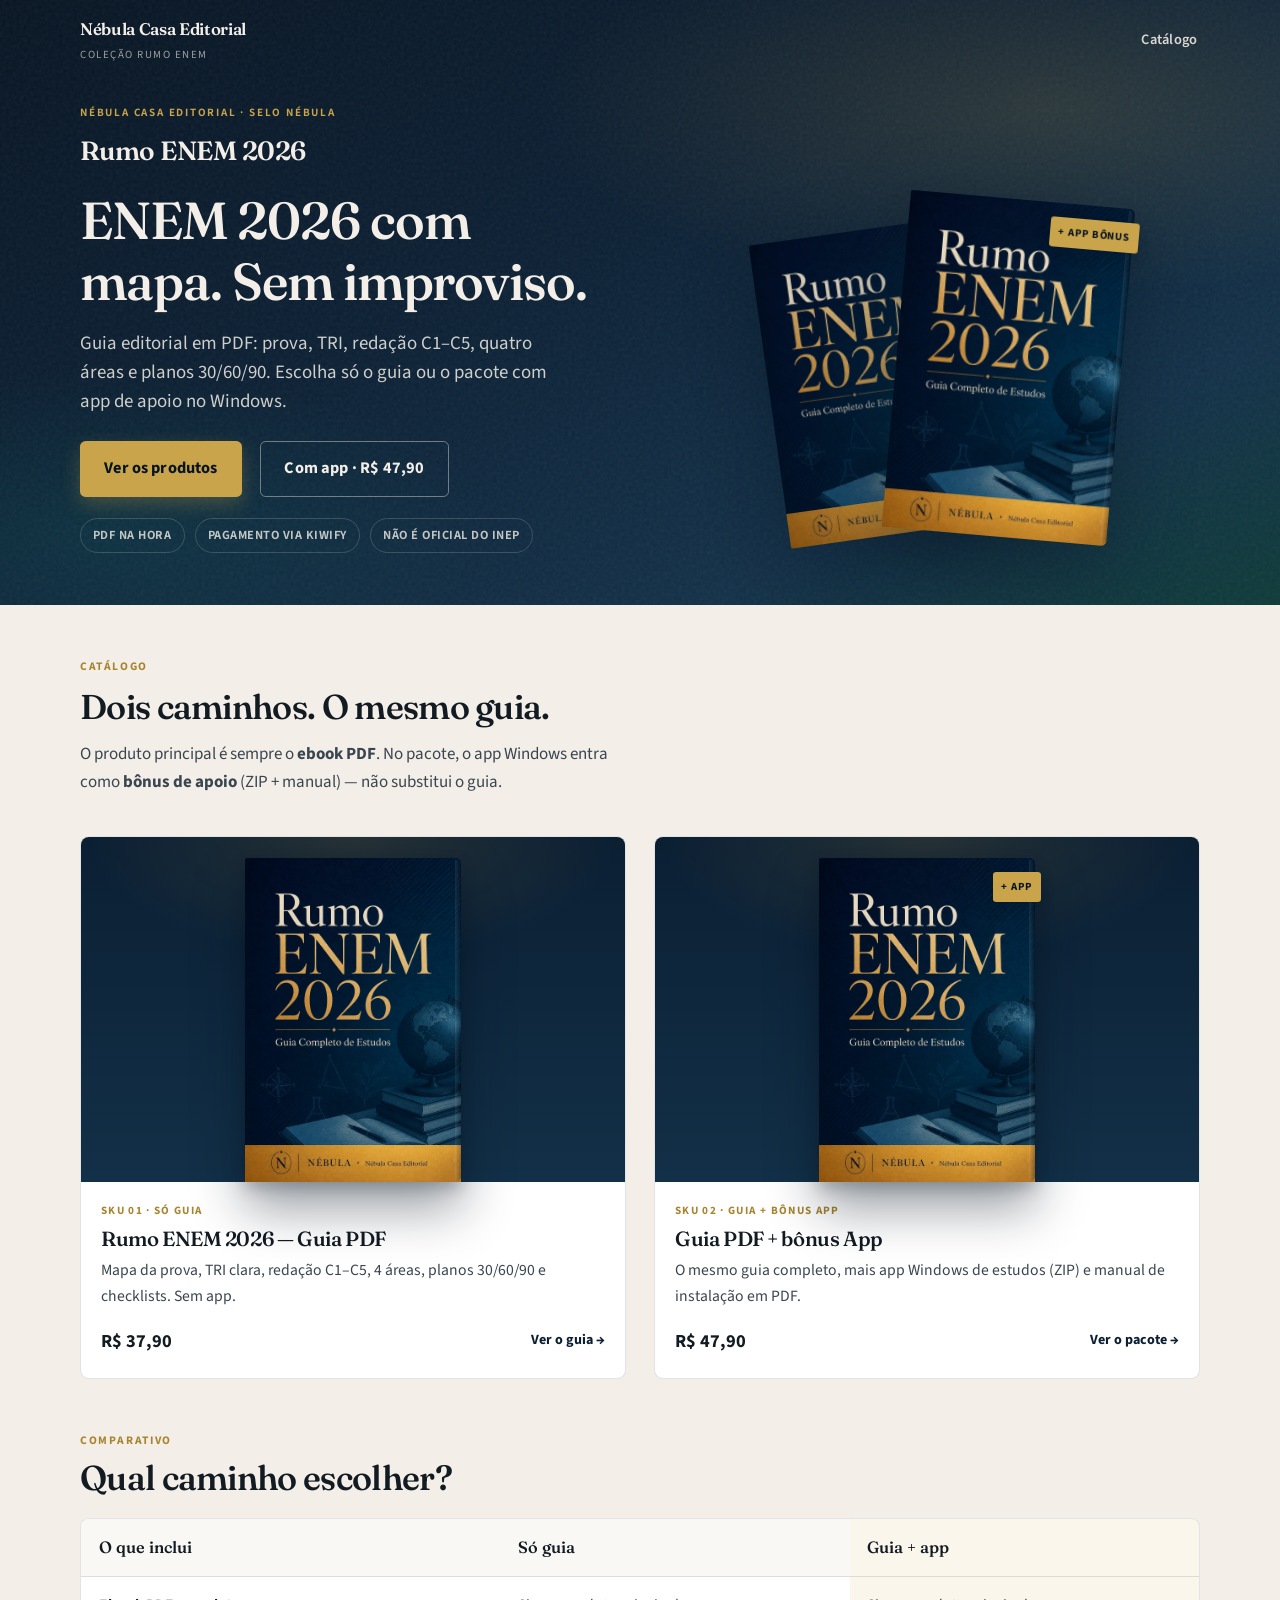
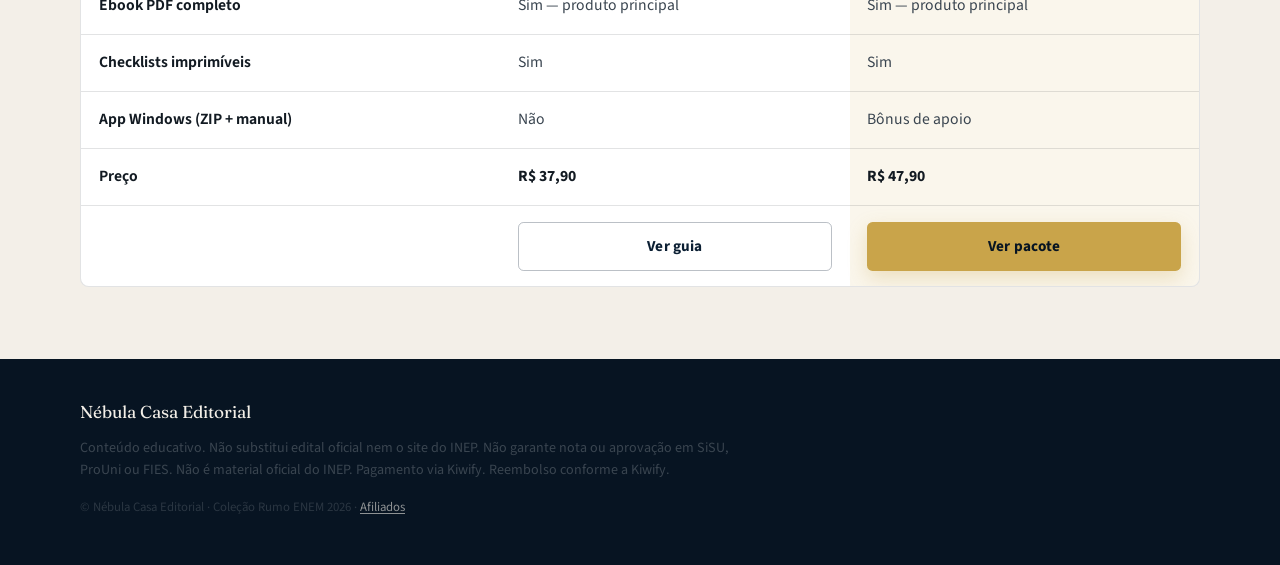
<file: index.html>
<!DOCTYPE html>
<html lang="pt-BR">
<head>
  <meta charset="utf-8">
  <meta name="viewport" content="width=device-width, initial-scale=1">
  <meta name="theme-color" content="#0b1f33">
  <title>Rumo ENEM 2026 — Nébula Casa Editorial</title>
  <meta name="description" content="Guia ENEM 2026 em PDF · Nébula Casa Editorial. Só guia R$ 37,90 · Guia + bônus app R$ 47,90. Pagamento via Kiwify.">
  <link rel="preconnect" href="https://fonts.googleapis.com">
  <link rel="preconnect" href="https://fonts.gstatic.com" crossorigin>
  <link href="https://fonts.googleapis.com/css2?family=Fraunces:opsz,wght@9..144,500;9..144,600;9..144,700&family=Source+Sans+3:wght@400;600;650;700&display=swap" rel="stylesheet">
  <link rel="stylesheet" href="css/loja.css">
</head>
<body>
  <a class="skip-link" href="#catalogo">Ir ao catálogo</a>
  <header class="site-header">
    <div class="container site-header__inner">
      <a class="brand" href="index.html">
        <span class="brand__name">Nébula Casa Editorial</span>
        <span class="brand__tag">Coleção Rumo ENEM</span>
      </a>
      <a class="nav-link" href="#catalogo">Catálogo</a>
    </div>
  </header>

  <section class="hero hero--catalog">
    <div class="hero__bg" aria-hidden="true"></div>
    <div class="hero__texture" aria-hidden="true"></div>
    <div class="hero__inner">
      <div class="hero__copy">
        <p class="hero__brand">
          <span class="hero__eyebrow">Nébula Casa Editorial · Selo NÉBULA</span>
          Rumo ENEM 2026
        </p>
        <h1>ENEM 2026 com mapa. Sem improviso.</h1>
        <p class="hero__sub">Guia editorial em PDF: prova, TRI, redação C1–C5, quatro áreas e planos 30/60/90. Escolha só o guia ou o pacote com app de apoio no Windows.</p>
        <div class="cta-group">
          <a class="btn-cta" href="#catalogo">Ver os produtos</a>
          <a class="btn-cta btn-cta--ghost" href="02-rumo-enem-ebook-com-bonus-app.html">Com app · R$&nbsp;47,90</a>
        </div>
        <ul class="trust-row">
          <li>PDF na hora</li>
          <li>Pagamento via Kiwify</li>
          <li>Não é oficial do INEP</li>
        </ul>
      </div>
      <div class="hero__visual" aria-hidden="true">
        <div class="book-stack">
          <div class="book book--back">
            <img src="img/01-rumo-enem-guia.jpg" alt="" width="1024" height="1536">
          </div>
          <div class="book book--front">
            <img src="img/02-rumo-enem-ebook-com-bonus-app.jpg" alt="" width="1024" height="1536">
            <span class="book-badge">+ app bônus</span>
          </div>
        </div>
      </div>
    </div>
  </section>

  <main id="catalogo" class="catalog section--cream">
    <div class="container">
      <div class="catalog__intro reveal">
        <span class="section__label">Catálogo</span>
        <h2>Dois caminhos. O mesmo guia.</h2>
        <p>O produto principal é sempre o <strong>ebook PDF</strong>. No pacote, o app Windows entra como <strong>bônus de apoio</strong> (ZIP + manual) — não substitui o guia.</p>
      </div>

      <div class="product-grid">
        <a class="product-card reveal" href="01-rumo-enem-guia.html">
          <div class="product-card__stage">
            <div class="book">
              <img src="img/01-rumo-enem-guia.jpg" alt="Capa: Rumo ENEM 2026 — Guia PDF" width="1024" height="1536" loading="lazy">
            </div>
          </div>
          <div class="product-card__body">
            <div class="product-card__meta">SKU 01 · Só guia</div>
            <h3>Rumo ENEM 2026 — Guia PDF</h3>
            <p class="product-card__desc">Mapa da prova, TRI clara, redação C1–C5, 4 áreas, planos 30/60/90 e checklists. Sem app.</p>
            <div class="product-card__foot">
              <span class="product-card__price">R$ 37,90</span>
              <span class="product-card__cta">Ver o guia →</span>
            </div>
          </div>
        </a>

        <a class="product-card reveal" href="02-rumo-enem-ebook-com-bonus-app.html">
          <div class="product-card__stage">
            <div class="book">
              <img src="img/02-rumo-enem-ebook-com-bonus-app.jpg" alt="Capa: Rumo ENEM 2026 — Guia + bônus app" width="1024" height="1536" loading="lazy">
              <span class="book-badge">+ app</span>
            </div>
          </div>
          <div class="product-card__body">
            <div class="product-card__meta">SKU 02 · Guia + bônus app</div>
            <h3>Guia PDF + bônus App</h3>
            <p class="product-card__desc">O mesmo guia completo, mais app Windows de estudos (ZIP) e manual de instalação em PDF.</p>
            <div class="product-card__foot">
              <span class="product-card__price">R$ 47,90</span>
              <span class="product-card__cta">Ver o pacote →</span>
            </div>
          </div>
        </a>
      </div>

      <div class="compare-wrap reveal">
        <span class="section__label">Comparativo</span>
        <h2>Qual caminho escolher?</h2>
        <div class="compare" role="table" aria-label="Comparativo dos produtos">
          <div class="compare__cell compare__head" role="columnheader">O que inclui</div>
          <div class="compare__cell compare__head" role="columnheader">Só guia</div>
          <div class="compare__cell compare__head compare__cell--hl" role="columnheader">Guia + app</div>

          <div class="compare__cell compare__feat" role="rowheader">Ebook PDF completo</div>
          <div class="compare__cell">Sim — produto principal</div>
          <div class="compare__cell compare__cell--hl">Sim — produto principal</div>

          <div class="compare__cell compare__feat" role="rowheader">Checklists imprimíveis</div>
          <div class="compare__cell">Sim</div>
          <div class="compare__cell compare__cell--hl">Sim</div>

          <div class="compare__cell compare__feat" role="rowheader">App Windows (ZIP + manual)</div>
          <div class="compare__cell">Não</div>
          <div class="compare__cell compare__cell--hl">Bônus de apoio</div>

          <div class="compare__cell compare__feat" role="rowheader">Preço</div>
          <div class="compare__cell compare__price">R$ 37,90</div>
          <div class="compare__cell compare__cell--hl compare__price">R$ 47,90</div>

          <div class="compare__cell compare__cta"></div>
          <div class="compare__cell compare__cta">
            <a class="btn-cta btn-cta--outline" href="01-rumo-enem-guia.html">Ver guia</a>
          </div>
          <div class="compare__cell compare__cta compare__cell--hl">
            <a class="btn-cta" href="02-rumo-enem-ebook-com-bonus-app.html">Ver pacote</a>
          </div>
        </div>
      </div>
    </div>
  </main>

  <footer class="site-footer">
    <div class="container">
      <div class="site-footer__brand">Nébula Casa Editorial</div>
      <p class="site-footer__legal">Conteúdo educativo. Não substitui edital oficial nem o site do INEP. Não garante nota ou aprovação em SiSU, ProUni ou FIES. Não é material oficial do INEP. Pagamento via Kiwify. Reembolso conforme a Kiwify.</p>
      <p class="site-footer__copy">© Nébula Casa Editorial · Coleção Rumo ENEM 2026 · <a href="afiliados/">Afiliados</a></p>
    </div>
  </footer>

  <script src="js/kiwify.js"></script>
</body>
</html>
</file>
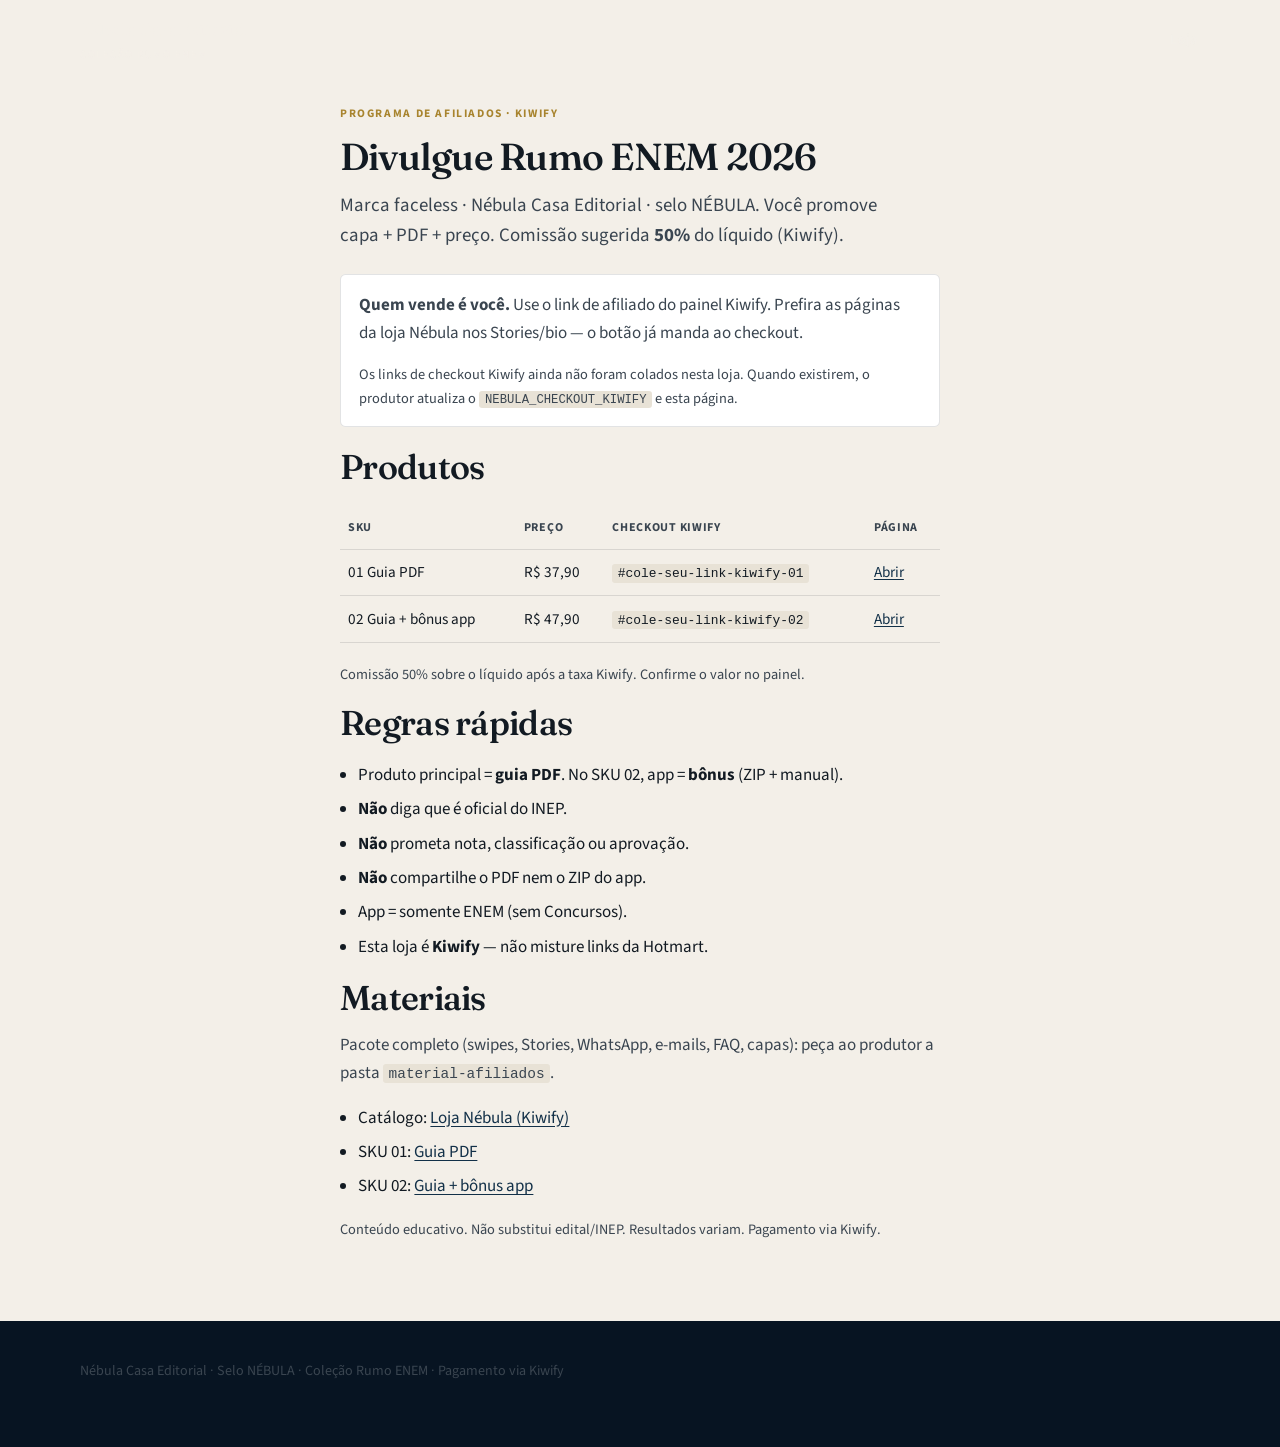
<file: afiliados/index.html>
<!DOCTYPE html>
<html lang="pt-BR">
<head>
  <meta charset="utf-8">
  <meta name="viewport" content="width=device-width, initial-scale=1">
  <meta name="theme-color" content="#0b1f33">
  <title>Afiliados — Rumo ENEM 2026 · Nébula Casa Editorial</title>
  <meta name="description" content="Programa de afiliados Rumo ENEM 2026 (Kiwify). Comissão 50%. Guia PDF R$ 37,90 · Guia + bônus app R$ 47,90.">
  <link rel="preconnect" href="https://fonts.googleapis.com">
  <link rel="preconnect" href="https://fonts.gstatic.com" crossorigin>
  <link href="https://fonts.googleapis.com/css2?family=Fraunces:opsz,wght@9..144,500;9..144,600;9..144,700&family=Source+Sans+3:wght@400;600;650;700&display=swap" rel="stylesheet">
  <link rel="stylesheet" href="../css/loja.css">
  <style>
    .aff { max-width: 40rem; margin: 0 auto; padding: 6.5rem 1.25rem 4rem; }
    .aff h1 { font-family: var(--font-display); font-size: clamp(1.75rem, 4vw, 2.35rem); line-height: 1.2; margin: 0.35rem 0 0.75rem; }
    .aff .lead { color: var(--ink-soft); margin-bottom: 1.5rem; }
    .aff table { width: 100%; border-collapse: collapse; margin: 1.25rem 0; font-size: 0.95rem; }
    .aff th, .aff td { text-align: left; padding: 0.65rem 0.5rem; border-bottom: 1px solid var(--line); }
    .aff th { font-size: 0.75rem; text-transform: uppercase; letter-spacing: 0.06em; color: var(--ink-soft); }
    .aff ul { padding-left: 1.15rem; }
    .aff li { margin: 0.4rem 0; }
    .aff .box { background: var(--white); border: 1px solid var(--line); border-radius: var(--radius); padding: 1rem 1.15rem; margin: 1.25rem 0; }
    .aff .muted { font-size: 0.9rem; color: var(--ink-soft); }
    .aff code { font-size: 0.85em; background: var(--cream-dark); padding: 0.1rem 0.35rem; border-radius: 0.2rem; }
  </style>
</head>
<body>
  <header class="site-header">
    <div class="container site-header__inner">
      <a class="brand" href="../index.html">
        <span class="brand__name">Nébula Casa Editorial</span>
        <span class="brand__tag">Coleção Rumo ENEM</span>
      </a>
      <a class="nav-link" href="../index.html">Loja</a>
    </div>
  </header>

  <main class="aff">
    <p class="section__label">Programa de afiliados · Kiwify</p>
    <h1>Divulgue Rumo ENEM 2026</h1>
    <p class="lead">Marca faceless · Nébula Casa Editorial · selo NÉBULA. Você promove capa + PDF + preço. Comissão sugerida <strong>50%</strong> do líquido (Kiwify).</p>

    <div class="box">
      <p><strong>Quem vende é você.</strong> Use o link de afiliado do painel Kiwify. Prefira as páginas da loja Nébula nos Stories/bio — o botão já manda ao checkout.</p>
      <p class="muted" style="margin-bottom:0">Os links de checkout Kiwify ainda não foram colados nesta loja. Quando existirem, o produtor atualiza o <code>NEBULA_CHECKOUT_KIWIFY</code> e esta página.</p>
    </div>

    <h2>Produtos</h2>
    <table>
      <thead>
        <tr><th>SKU</th><th>Preço</th><th>Checkout Kiwify</th><th>Página</th></tr>
      </thead>
      <tbody>
        <tr>
          <td>01 Guia PDF</td>
          <td>R$ 37,90</td>
          <td><code>#cole-seu-link-kiwify-01</code></td>
          <td><a href="../01-rumo-enem-guia.html">Abrir</a></td>
        </tr>
        <tr>
          <td>02 Guia + bônus app</td>
          <td>R$ 47,90</td>
          <td><code>#cole-seu-link-kiwify-02</code></td>
          <td><a href="../02-rumo-enem-ebook-com-bonus-app.html">Abrir</a></td>
        </tr>
      </tbody>
    </table>
    <p class="muted">Comissão 50% sobre o líquido após a taxa Kiwify. Confirme o valor no painel.</p>

    <h2>Regras rápidas</h2>
    <ul>
      <li>Produto principal = <strong>guia PDF</strong>. No SKU 02, app = <strong>bônus</strong> (ZIP + manual).</li>
      <li><strong>Não</strong> diga que é oficial do INEP.</li>
      <li><strong>Não</strong> prometa nota, classificação ou aprovação.</li>
      <li><strong>Não</strong> compartilhe o PDF nem o ZIP do app.</li>
      <li>App = somente ENEM (sem Concursos).</li>
      <li>Esta loja é <strong>Kiwify</strong> — não misture links da Hotmart.</li>
    </ul>

    <h2>Materiais</h2>
    <p>Pacote completo (swipes, Stories, WhatsApp, e-mails, FAQ, capas): peça ao produtor a pasta <code>material-afiliados</code>.</p>
    <ul>
      <li>Catálogo: <a href="../index.html">Loja Nébula (Kiwify)</a></li>
      <li>SKU 01: <a href="../01-rumo-enem-guia.html">Guia PDF</a></li>
      <li>SKU 02: <a href="../02-rumo-enem-ebook-com-bonus-app.html">Guia + bônus app</a></li>
    </ul>

    <p class="muted">Conteúdo educativo. Não substitui edital/INEP. Resultados variam. Pagamento via Kiwify.</p>
  </main>

  <footer class="site-footer">
    <div class="container">
      <p>Nébula Casa Editorial · Selo NÉBULA · Coleção Rumo ENEM · Pagamento via Kiwify</p>
    </div>
  </footer>
</body>
</html>
</file>
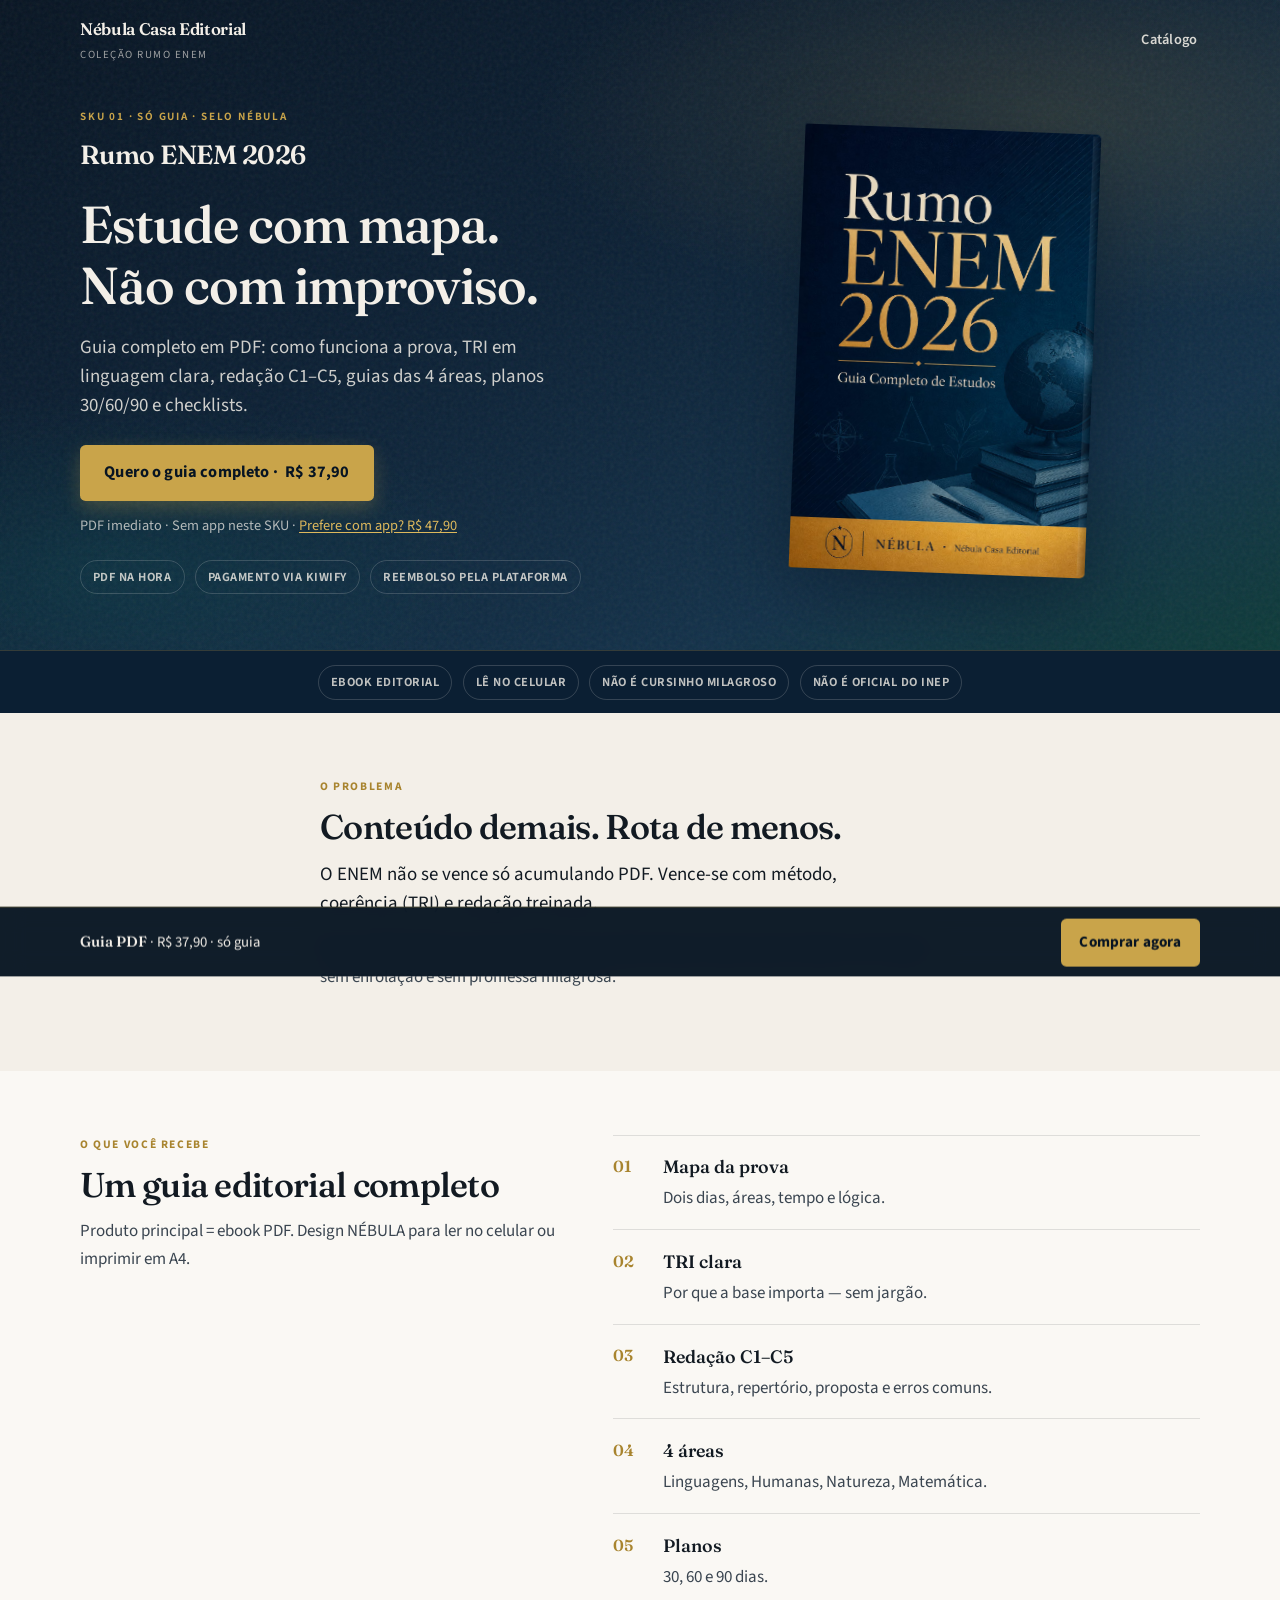
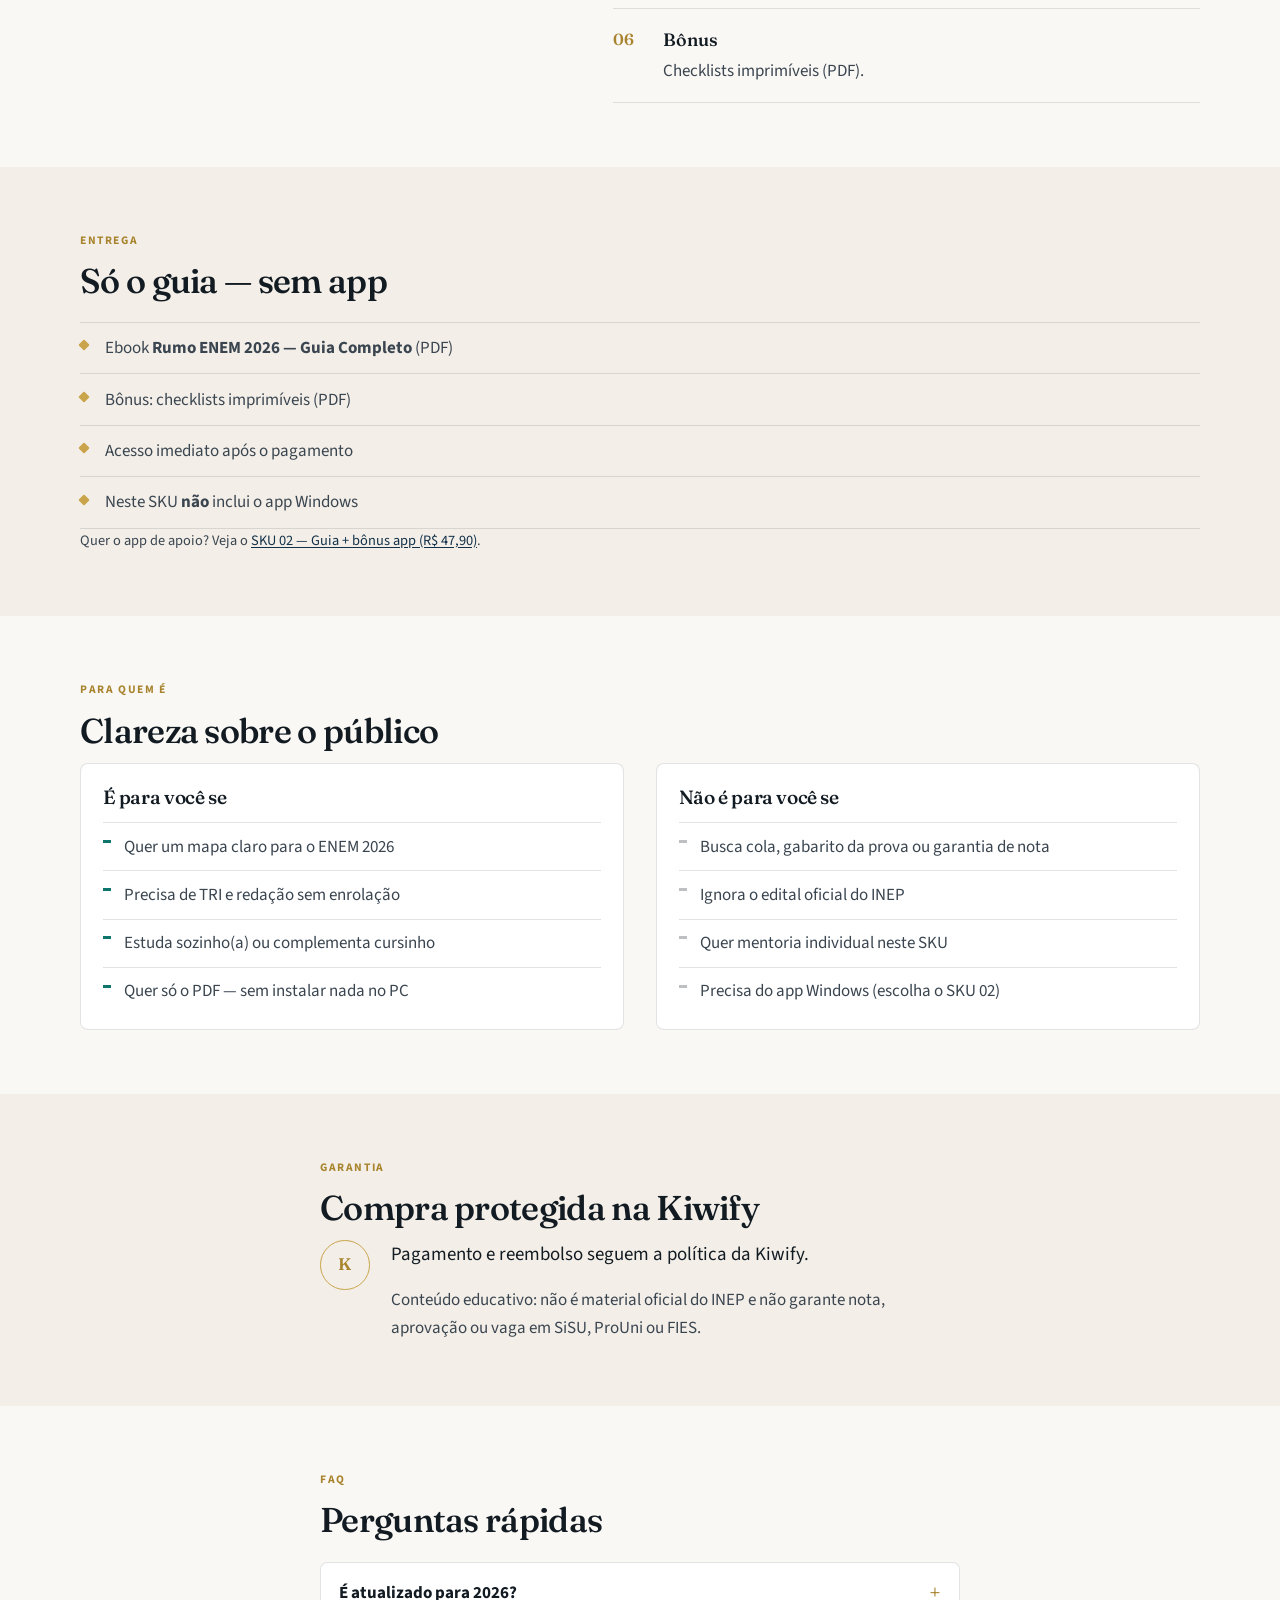
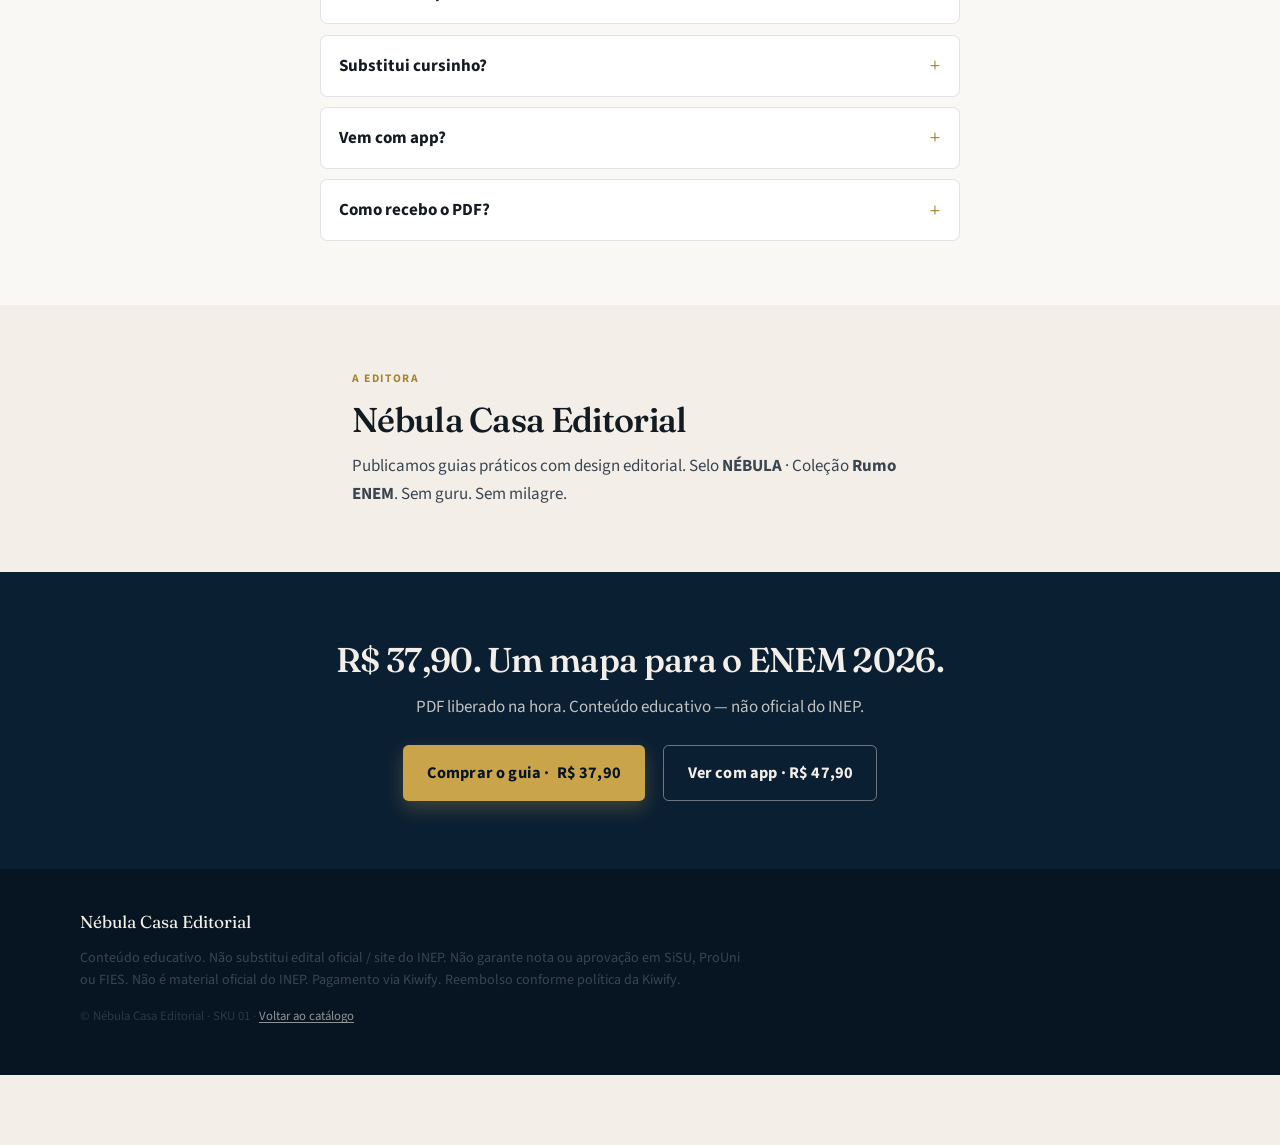
<file: 01-rumo-enem-guia.html>
<!DOCTYPE html>
<html lang="pt-BR">
<head>
  <meta charset="utf-8">
  <meta name="viewport" content="width=device-width, initial-scale=1">
  <meta name="theme-color" content="#0b1f33">
  <title>Rumo ENEM 2026 — Guia PDF · Nébula Casa Editorial</title>
  <meta name="description" content="Guia completo ENEM 2026 em PDF. TRI, redação C1–C5, 4 áreas, planos 30/60/90. Nébula Casa Editorial · R$ 37,90. Só guia (sem app). Pagamento via Kiwify.">
  <link rel="preconnect" href="https://fonts.googleapis.com">
  <link rel="preconnect" href="https://fonts.gstatic.com" crossorigin>
  <link href="https://fonts.googleapis.com/css2?family=Fraunces:opsz,wght@9..144,500;9..144,600;9..144,700&family=Source+Sans+3:wght@400;600;650;700&display=swap" rel="stylesheet">
  <link rel="stylesheet" href="css/loja.css">
  <!-- CHECKOUT KIWIFY: troque o placeholder pelo URL real (pay.kiwify.com.br/...). Não use link Hotmart. -->
  <script>
    window.NEBULA_CHECKOUT_KIWIFY = {
      "01": "#cole-seu-link-kiwify-01"
    };
  </script>
</head>
<body>
  <a class="skip-link" href="#conteudo">Ir ao conteúdo</a>
  <header class="site-header">
    <div class="container site-header__inner">
      <a class="brand" href="index.html">
        <span class="brand__name">Nébula Casa Editorial</span>
        <span class="brand__tag">Coleção Rumo ENEM</span>
      </a>
      <a class="nav-link" href="index.html">Catálogo</a>
    </div>
  </header>

  <section class="hero">
    <div class="hero__bg" aria-hidden="true"></div>
    <div class="hero__texture" aria-hidden="true"></div>
    <div class="hero__inner">
      <div class="hero__copy">
        <p class="hero__brand">
          <span class="hero__eyebrow">SKU 01 · Só guia · Selo NÉBULA</span>
          Rumo ENEM 2026
        </p>
        <h1>Estude com mapa. Não com improviso.</h1>
        <p class="hero__sub">Guia completo em PDF: como funciona a prova, TRI em linguagem clara, redação C1–C5, guias das 4 áreas, planos 30/60/90 e checklists.</p>
        <div class="cta-group">
          <a class="btn-cta" href="#cole-seu-link-kiwify-01" data-product="01" rel="noopener">
            Quero o guia completo · <span class="btn-cta__price">R$&nbsp;37,90</span>
          </a>
          <p class="cta-note">PDF imediato · Sem app neste SKU · <a href="02-rumo-enem-ebook-com-bonus-app.html">Prefere com app? R$ 47,90</a></p>
        </div>
        <ul class="trust-row">
          <li>PDF na hora</li>
          <li>Pagamento via Kiwify</li>
          <li>Reembolso pela plataforma</li>
        </ul>
      </div>
      <div class="hero__visual">
        <div class="book book--tilt">
          <img src="img/01-rumo-enem-guia.jpg" alt="Capa Rumo ENEM 2026 — Guia PDF" width="1024" height="1536">
        </div>
      </div>
    </div>
  </section>

  <div class="trust-bar" aria-hidden="true">
    <div class="container">
      <ul class="trust-row">
        <li>Ebook editorial</li>
        <li>Lê no celular</li>
        <li>Não é cursinho milagroso</li>
        <li>Não é oficial do INEP</li>
      </ul>
    </div>
  </div>

  <main id="conteudo">
    <section class="section section--cream">
      <div class="container container--narrow reveal">
        <span class="section__label">O problema</span>
        <h2>Conteúdo demais. Rota de menos.</h2>
        <p class="lead">O ENEM não se vence só acumulando PDF. Vence-se com método, coerência (TRI) e redação treinada.</p>
        <p>Rumo ENEM 2026 é o guia da Nébula Casa Editorial para quem quer estudar com mapa — sem enrolação e sem promessa milagrosa.</p>
      </div>
    </section>

    <section class="section section--paper">
      <div class="container reveal">
        <div class="split">
          <div>
            <span class="section__label">O que você recebe</span>
            <h2>Um guia editorial completo</h2>
            <p>Produto principal = ebook PDF. Design NÉBULA para ler no celular ou imprimir em A4.</p>
          </div>
          <ol class="learn-list">
            <li><strong>Mapa da prova</strong> Dois dias, áreas, tempo e lógica.</li>
            <li><strong>TRI clara</strong> Por que a base importa — sem jargão.</li>
            <li><strong>Redação C1–C5</strong> Estrutura, repertório, proposta e erros comuns.</li>
            <li><strong>4 áreas</strong> Linguagens, Humanas, Natureza, Matemática.</li>
            <li><strong>Planos</strong> 30, 60 e 90 dias.</li>
            <li><strong>Bônus</strong> Checklists imprimíveis (PDF).</li>
          </ol>
        </div>
      </div>
    </section>

    <section class="section section--cream">
      <div class="container reveal">
        <span class="section__label">Entrega</span>
        <h2>Só o guia — sem app</h2>
        <ul class="receive-list">
          <li>Ebook <strong>Rumo ENEM 2026 — Guia Completo</strong> (PDF)</li>
          <li>Bônus: checklists imprimíveis (PDF)</li>
          <li>Acesso imediato após o pagamento</li>
          <li>Neste SKU <strong>não</strong> inclui o app Windows</li>
        </ul>
        <p class="cta-note">Quer o app de apoio? Veja o <a href="02-rumo-enem-ebook-com-bonus-app.html">SKU 02 — Guia + bônus app (R$ 47,90)</a>.</p>
      </div>
    </section>

    <section class="section section--paper">
      <div class="container reveal">
        <span class="section__label">Para quem é</span>
        <h2>Clareza sobre o público</h2>
        <div class="audience">
          <div class="audience__col audience__col--yes">
            <h3>É para você se</h3>
            <ul>
              <li>Quer um mapa claro para o ENEM 2026</li>
              <li>Precisa de TRI e redação sem enrolação</li>
              <li>Estuda sozinho(a) ou complementa cursinho</li>
              <li>Quer só o PDF — sem instalar nada no PC</li>
            </ul>
          </div>
          <div class="audience__col audience__col--no">
            <h3>Não é para você se</h3>
            <ul>
              <li>Busca cola, gabarito da prova ou garantia de nota</li>
              <li>Ignora o edital oficial do INEP</li>
              <li>Quer mentoria individual neste SKU</li>
              <li>Precisa do app Windows (escolha o SKU 02)</li>
            </ul>
          </div>
        </div>
      </div>
    </section>

    <section class="section section--cream">
      <div class="container container--narrow reveal">
        <span class="section__label">Garantia</span>
        <h2>Compra protegida na Kiwify</h2>
        <div class="guarantee">
          <div class="guarantee__mark" aria-hidden="true">K</div>
          <div>
            <p class="lead">Pagamento e reembolso seguem a política da Kiwify.</p>
            <p>Conteúdo educativo: não é material oficial do INEP e não garante nota, aprovação ou vaga em SiSU, ProUni ou FIES.</p>
          </div>
        </div>
      </div>
    </section>

    <section class="section section--paper">
      <div class="container container--narrow reveal">
        <span class="section__label">FAQ</span>
        <h2>Perguntas rápidas</h2>
        <div class="faq-list">
          <details class="faq">
            <summary>É atualizado para 2026?</summary>
            <p>Guia preparado para a jornada ENEM 2026. Datas e regras: confirme sempre no INEP.</p>
          </details>
          <details class="faq">
            <summary>Substitui cursinho?</summary>
            <p>Não. É guia de método e conteúdo-base — para estudar com rota, sozinho ou junto de um cursinho.</p>
          </details>
          <details class="faq">
            <summary>Vem com app?</summary>
            <p>Não neste SKU. O app é bônus do <a href="02-rumo-enem-ebook-com-bonus-app.html">pacote R$ 47,90</a>.</p>
          </details>
          <details class="faq">
            <summary>Como recebo o PDF?</summary>
            <p>Após o pagamento na Kiwify, o acesso é liberado na hora na área de membros.</p>
          </details>
        </div>
      </div>
    </section>

    <section class="section section--cream">
      <div class="container brand-block reveal">
        <span class="section__label">A editora</span>
        <h2>Nébula Casa Editorial</h2>
        <p>Publicamos guias práticos com design editorial. Selo <strong>NÉBULA</strong> · Coleção <strong>Rumo ENEM</strong>. Sem guru. Sem milagre.</p>
      </div>
    </section>
  </main>

  <section class="section section--deep final-cta" id="comprar">
    <div class="container reveal">
      <h2>R$ 37,90. Um mapa para o ENEM 2026.</h2>
      <p>PDF liberado na hora. Conteúdo educativo — não oficial do INEP.</p>
      <div class="cta-group">
        <a class="btn-cta" href="#cole-seu-link-kiwify-01" data-product="01" rel="noopener">
          Comprar o guia · <span class="btn-cta__price">R$&nbsp;37,90</span>
        </a>
        <a class="btn-cta btn-cta--ghost" href="02-rumo-enem-ebook-com-bonus-app.html">Ver com app · R$&nbsp;47,90</a>
      </div>
    </div>
  </section>

  <aside class="sticky-cta" data-sticky-cta aria-label="Comprar agora">
    <div class="sticky-cta__inner">
      <p class="sticky-cta__text"><strong>Guia PDF</strong> <span>· R$ 37,90 · só guia</span></p>
      <a class="btn-cta" href="#cole-seu-link-kiwify-01" data-product="01" rel="noopener">Comprar agora</a>
    </div>
  </aside>

  <footer class="site-footer">
    <div class="container">
      <div class="site-footer__brand">Nébula Casa Editorial</div>
      <p class="site-footer__legal">Conteúdo educativo. Não substitui edital oficial / site do INEP. Não garante nota ou aprovação em SiSU, ProUni ou FIES. Não é material oficial do INEP. Pagamento via Kiwify. Reembolso conforme política da Kiwify.</p>
      <p class="site-footer__copy">© Nébula Casa Editorial · SKU 01 · <a href="index.html">Voltar ao catálogo</a></p>
    </div>
  </footer>

  <script src="js/kiwify.js"></script>
</body>
</html>
</file>
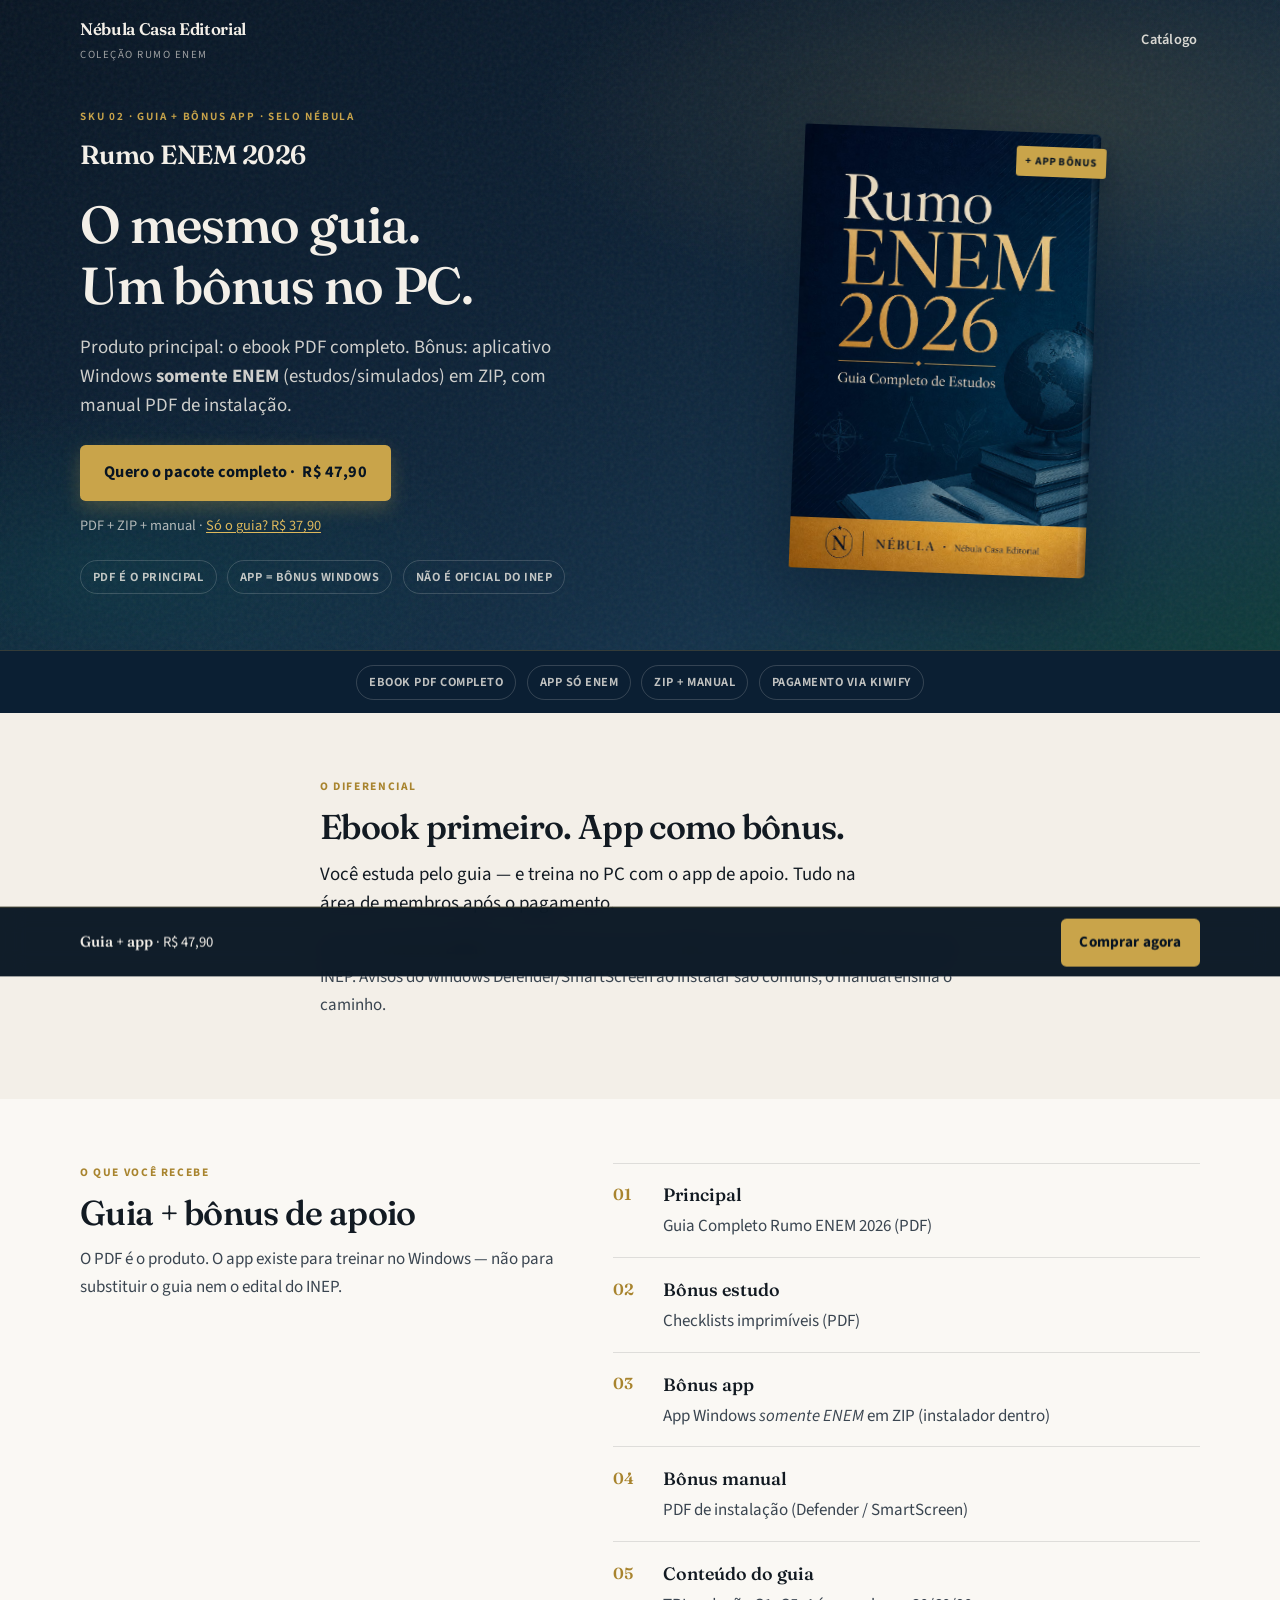
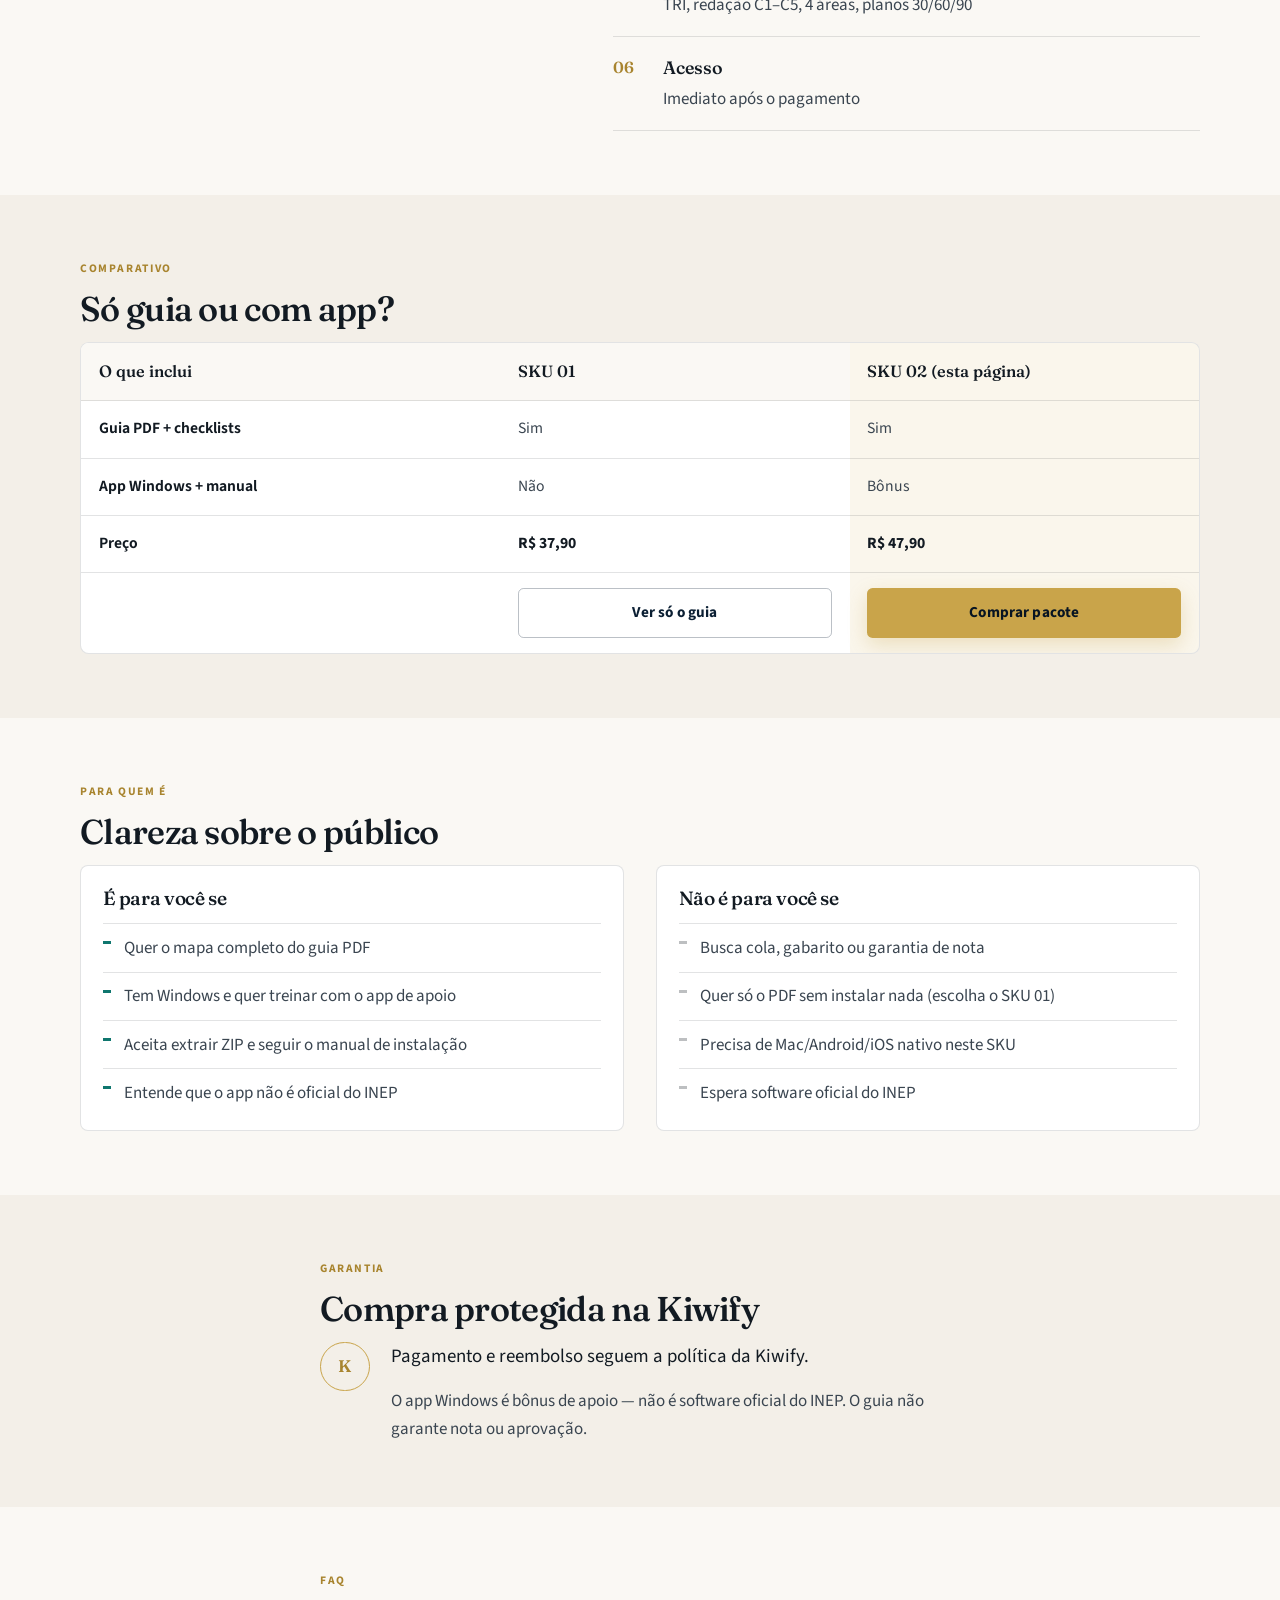
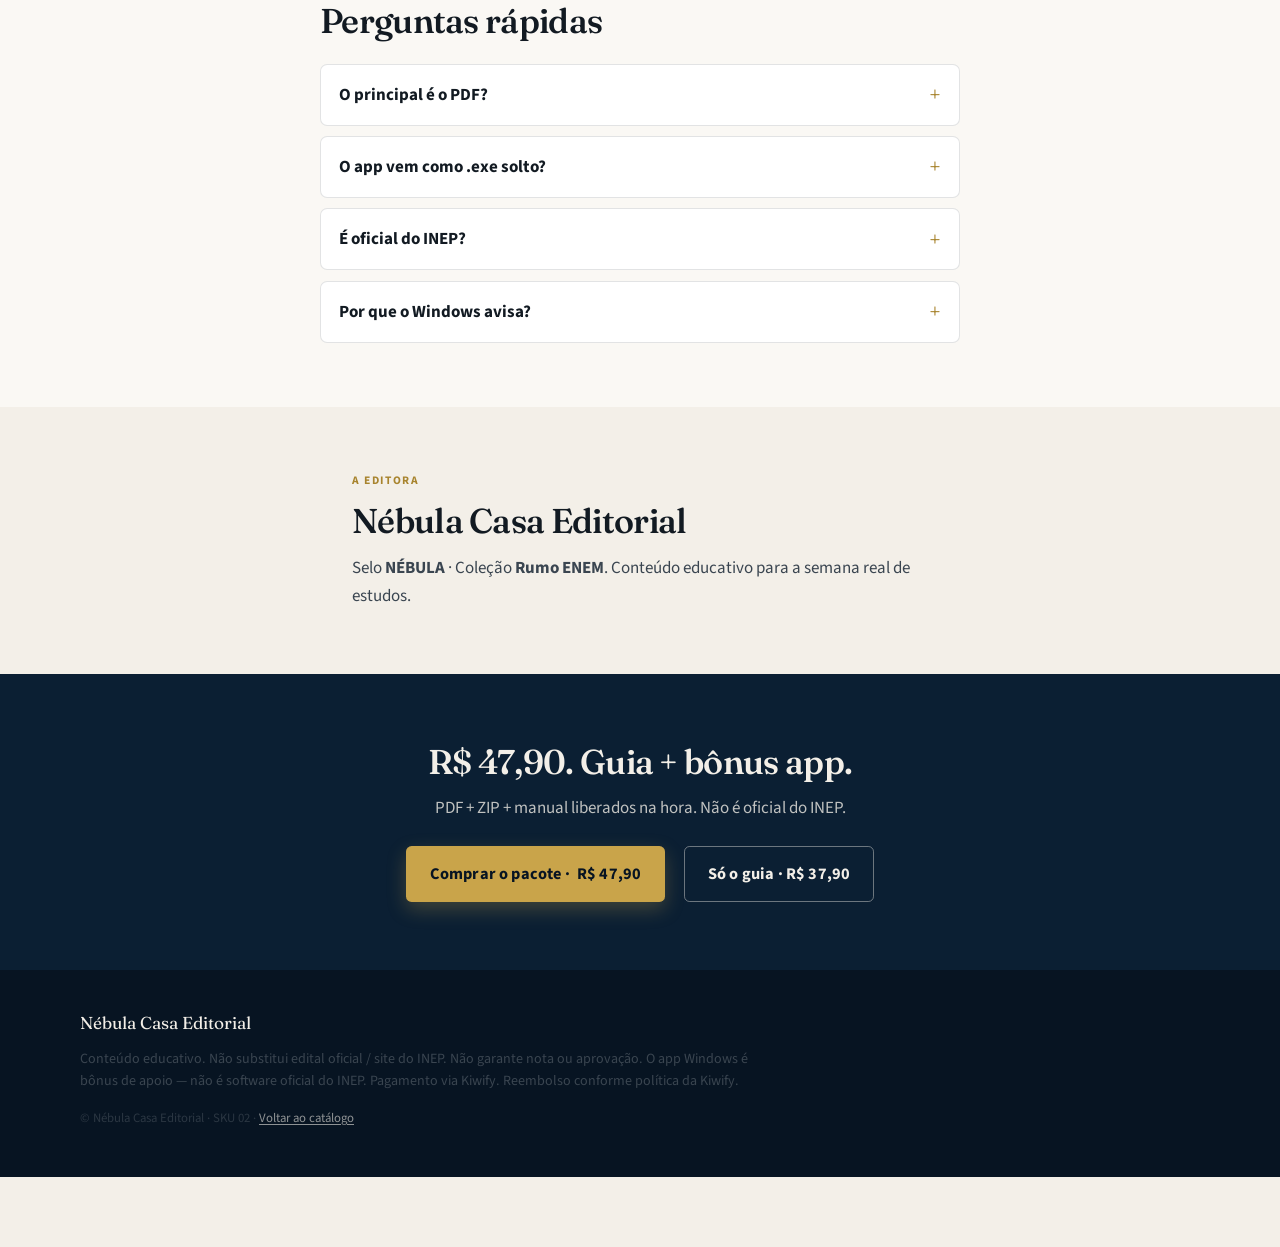
<file: 02-rumo-enem-ebook-com-bonus-app.html>
<!DOCTYPE html>
<html lang="pt-BR">
<head>
  <meta charset="utf-8">
  <meta name="viewport" content="width=device-width, initial-scale=1">
  <meta name="theme-color" content="#0b1f33">
  <title>Rumo ENEM 2026 — Guia + App · Nébula Casa Editorial</title>
  <meta name="description" content="Guia PDF ENEM 2026 + bônus app Windows (ZIP + manual). Nébula Casa Editorial · R$ 47,90. Não é software oficial do INEP. Pagamento via Kiwify.">
  <link rel="preconnect" href="https://fonts.googleapis.com">
  <link rel="preconnect" href="https://fonts.gstatic.com" crossorigin>
  <link href="https://fonts.googleapis.com/css2?family=Fraunces:opsz,wght@9..144,500;9..144,600;9..144,700&family=Source+Sans+3:wght@400;600;650;700&display=swap" rel="stylesheet">
  <link rel="stylesheet" href="css/loja.css">
  <!-- CHECKOUT KIWIFY: troque o placeholder pelo URL real (pay.kiwify.com.br/...). Não use link Hotmart. -->
  <script>
    window.NEBULA_CHECKOUT_KIWIFY = {
      "02": "#cole-seu-link-kiwify-02"
    };
  </script>
</head>
<body>
  <a class="skip-link" href="#conteudo">Ir ao conteúdo</a>
  <header class="site-header">
    <div class="container site-header__inner">
      <a class="brand" href="index.html">
        <span class="brand__name">Nébula Casa Editorial</span>
        <span class="brand__tag">Coleção Rumo ENEM</span>
      </a>
      <a class="nav-link" href="index.html">Catálogo</a>
    </div>
  </header>

  <section class="hero">
    <div class="hero__bg" aria-hidden="true"></div>
    <div class="hero__texture" aria-hidden="true"></div>
    <div class="hero__inner">
      <div class="hero__copy">
        <p class="hero__brand">
          <span class="hero__eyebrow">SKU 02 · Guia + bônus app · Selo NÉBULA</span>
          Rumo ENEM 2026
        </p>
        <h1>O mesmo guia. Um bônus no PC.</h1>
        <p class="hero__sub">Produto principal: o ebook PDF completo. Bônus: aplicativo Windows <strong>somente ENEM</strong> (estudos/simulados) em ZIP, com manual PDF de instalação.</p>
        <div class="cta-group">
          <a class="btn-cta" href="#cole-seu-link-kiwify-02" data-product="02" rel="noopener">
            Quero o pacote completo · <span class="btn-cta__price">R$&nbsp;47,90</span>
          </a>
          <p class="cta-note">PDF + ZIP + manual · <a href="01-rumo-enem-guia.html">Só o guia? R$ 37,90</a></p>
        </div>
        <ul class="trust-row">
          <li>PDF é o principal</li>
          <li>App = bônus Windows</li>
          <li>Não é oficial do INEP</li>
        </ul>
      </div>
      <div class="hero__visual">
        <div class="book book--tilt">
          <img src="img/02-rumo-enem-ebook-com-bonus-app.jpg" alt="Capa Rumo ENEM 2026 — Guia + bônus app" width="1024" height="1536">
          <span class="book-badge">+ app bônus</span>
        </div>
      </div>
    </div>
  </section>

  <div class="trust-bar">
    <div class="container">
      <ul class="trust-row">
        <li>Ebook PDF completo</li>
        <li>App só ENEM</li>
        <li>ZIP + manual</li>
        <li>Pagamento via Kiwify</li>
      </ul>
    </div>
  </div>

  <main id="conteudo">
    <section class="section section--cream">
      <div class="container container--narrow reveal">
        <span class="section__label">O diferencial</span>
        <h2>Ebook primeiro. App como bônus.</h2>
        <p class="lead">Você estuda pelo guia — e treina no PC com o app de apoio. Tudo na área de membros após o pagamento.</p>
        <p>O app é <strong>somente ENEM</strong> (não inclui Concursos). Ele <strong>não</strong> é a prova oficial e <strong>não</strong> é software do INEP. Avisos do Windows Defender/SmartScreen ao instalar são comuns; o manual ensina o caminho.</p>
      </div>
    </section>

    <section class="section section--paper">
      <div class="container reveal">
        <div class="split">
          <div>
            <span class="section__label">O que você recebe</span>
            <h2>Guia + bônus de apoio</h2>
            <p>O PDF é o produto. O app existe para treinar no Windows — não para substituir o guia nem o edital do INEP.</p>
          </div>
          <ol class="learn-list">
            <li><strong>Principal</strong> Guia Completo Rumo ENEM 2026 (PDF)</li>
            <li><strong>Bônus estudo</strong> Checklists imprimíveis (PDF)</li>
            <li><strong>Bônus app</strong> App Windows <em>somente ENEM</em> em ZIP (instalador dentro)</li>
            <li><strong>Bônus manual</strong> PDF de instalação (Defender / SmartScreen)</li>
            <li><strong>Conteúdo do guia</strong> TRI, redação C1–C5, 4 áreas, planos 30/60/90</li>
            <li><strong>Acesso</strong> Imediato após o pagamento</li>
          </ol>
        </div>
      </div>
    </section>

    <section class="section section--cream">
      <div class="container reveal">
        <span class="section__label">Comparativo</span>
        <h2>Só guia ou com app?</h2>
        <div class="compare" role="table" aria-label="Comparativo SKU 01 e SKU 02">
          <div class="compare__cell compare__head">O que inclui</div>
          <div class="compare__cell compare__head">SKU 01</div>
          <div class="compare__cell compare__head compare__cell--hl">SKU 02 (esta página)</div>

          <div class="compare__cell compare__feat">Guia PDF + checklists</div>
          <div class="compare__cell">Sim</div>
          <div class="compare__cell compare__cell--hl">Sim</div>

          <div class="compare__cell compare__feat">App Windows + manual</div>
          <div class="compare__cell">Não</div>
          <div class="compare__cell compare__cell--hl">Bônus</div>

          <div class="compare__cell compare__feat">Preço</div>
          <div class="compare__cell compare__price">R$ 37,90</div>
          <div class="compare__cell compare__cell--hl compare__price">R$ 47,90</div>

          <div class="compare__cell compare__cta"></div>
          <div class="compare__cell compare__cta">
            <a class="btn-cta btn-cta--outline" href="01-rumo-enem-guia.html">Ver só o guia</a>
          </div>
          <div class="compare__cell compare__cta compare__cell--hl">
            <a class="btn-cta" href="#cole-seu-link-kiwify-02" data-product="02" rel="noopener">Comprar pacote</a>
          </div>
        </div>
      </div>
    </section>

    <section class="section section--paper">
      <div class="container reveal">
        <span class="section__label">Para quem é</span>
        <h2>Clareza sobre o público</h2>
        <div class="audience">
          <div class="audience__col audience__col--yes">
            <h3>É para você se</h3>
            <ul>
              <li>Quer o mapa completo do guia PDF</li>
              <li>Tem Windows e quer treinar com o app de apoio</li>
              <li>Aceita extrair ZIP e seguir o manual de instalação</li>
              <li>Entende que o app não é oficial do INEP</li>
            </ul>
          </div>
          <div class="audience__col audience__col--no">
            <h3>Não é para você se</h3>
            <ul>
              <li>Busca cola, gabarito ou garantia de nota</li>
              <li>Quer só o PDF sem instalar nada (escolha o SKU 01)</li>
              <li>Precisa de Mac/Android/iOS nativo neste SKU</li>
              <li>Espera software oficial do INEP</li>
            </ul>
          </div>
        </div>
      </div>
    </section>

    <section class="section section--cream">
      <div class="container container--narrow reveal">
        <span class="section__label">Garantia</span>
        <h2>Compra protegida na Kiwify</h2>
        <div class="guarantee">
          <div class="guarantee__mark" aria-hidden="true">K</div>
          <div>
            <p class="lead">Pagamento e reembolso seguem a política da Kiwify.</p>
            <p>O app Windows é bônus de apoio — não é software oficial do INEP. O guia não garante nota ou aprovação.</p>
          </div>
        </div>
      </div>
    </section>

    <section class="section section--paper">
      <div class="container container--narrow reveal">
        <span class="section__label">FAQ</span>
        <h2>Perguntas rápidas</h2>
        <div class="faq-list">
          <details class="faq">
            <summary>O principal é o PDF?</summary>
            <p>Sim. O app é bônus de apoio para treinar no Windows. O estudo começa pelo guia.</p>
          </details>
          <details class="faq">
            <summary>O app vem como .exe solto?</summary>
            <p>Não — vem em <strong>ZIP</strong> + manual PDF de instalação.</p>
          </details>
          <details class="faq">
            <summary>É oficial do INEP?</summary>
            <p>Não. Nem o guia nem o app são material ou software oficial do INEP.</p>
          </details>
          <details class="faq">
            <summary>Por que o Windows avisa?</summary>
            <p>Comum em instaladores independentes. Siga o manual (Mais informações → Executar assim mesmo).</p>
          </details>
        </div>
      </div>
    </section>

    <section class="section section--cream">
      <div class="container brand-block reveal">
        <span class="section__label">A editora</span>
        <h2>Nébula Casa Editorial</h2>
        <p>Selo <strong>NÉBULA</strong> · Coleção <strong>Rumo ENEM</strong>. Conteúdo educativo para a semana real de estudos.</p>
      </div>
    </section>
  </main>

  <section class="section section--deep final-cta" id="comprar">
    <div class="container reveal">
      <h2>R$ 47,90. Guia + bônus app.</h2>
      <p>PDF + ZIP + manual liberados na hora. Não é oficial do INEP.</p>
      <div class="cta-group">
        <a class="btn-cta" href="#cole-seu-link-kiwify-02" data-product="02" rel="noopener">
          Comprar o pacote · <span class="btn-cta__price">R$&nbsp;47,90</span>
        </a>
        <a class="btn-cta btn-cta--ghost" href="01-rumo-enem-guia.html">Só o guia · R$&nbsp;37,90</a>
      </div>
    </div>
  </section>

  <aside class="sticky-cta" data-sticky-cta aria-label="Comprar agora">
    <div class="sticky-cta__inner">
      <p class="sticky-cta__text"><strong>Guia + app</strong> <span>· R$ 47,90</span></p>
      <a class="btn-cta" href="#cole-seu-link-kiwify-02" data-product="02" rel="noopener">Comprar agora</a>
    </div>
  </aside>

  <footer class="site-footer">
    <div class="container">
      <div class="site-footer__brand">Nébula Casa Editorial</div>
      <p class="site-footer__legal">Conteúdo educativo. Não substitui edital oficial / site do INEP. Não garante nota ou aprovação. O app Windows é bônus de apoio — não é software oficial do INEP. Pagamento via Kiwify. Reembolso conforme política da Kiwify.</p>
      <p class="site-footer__copy">© Nébula Casa Editorial · SKU 02 · <a href="index.html">Voltar ao catálogo</a></p>
    </div>
  </footer>

  <script src="js/kiwify.js"></script>
</body>
</html>
</file>
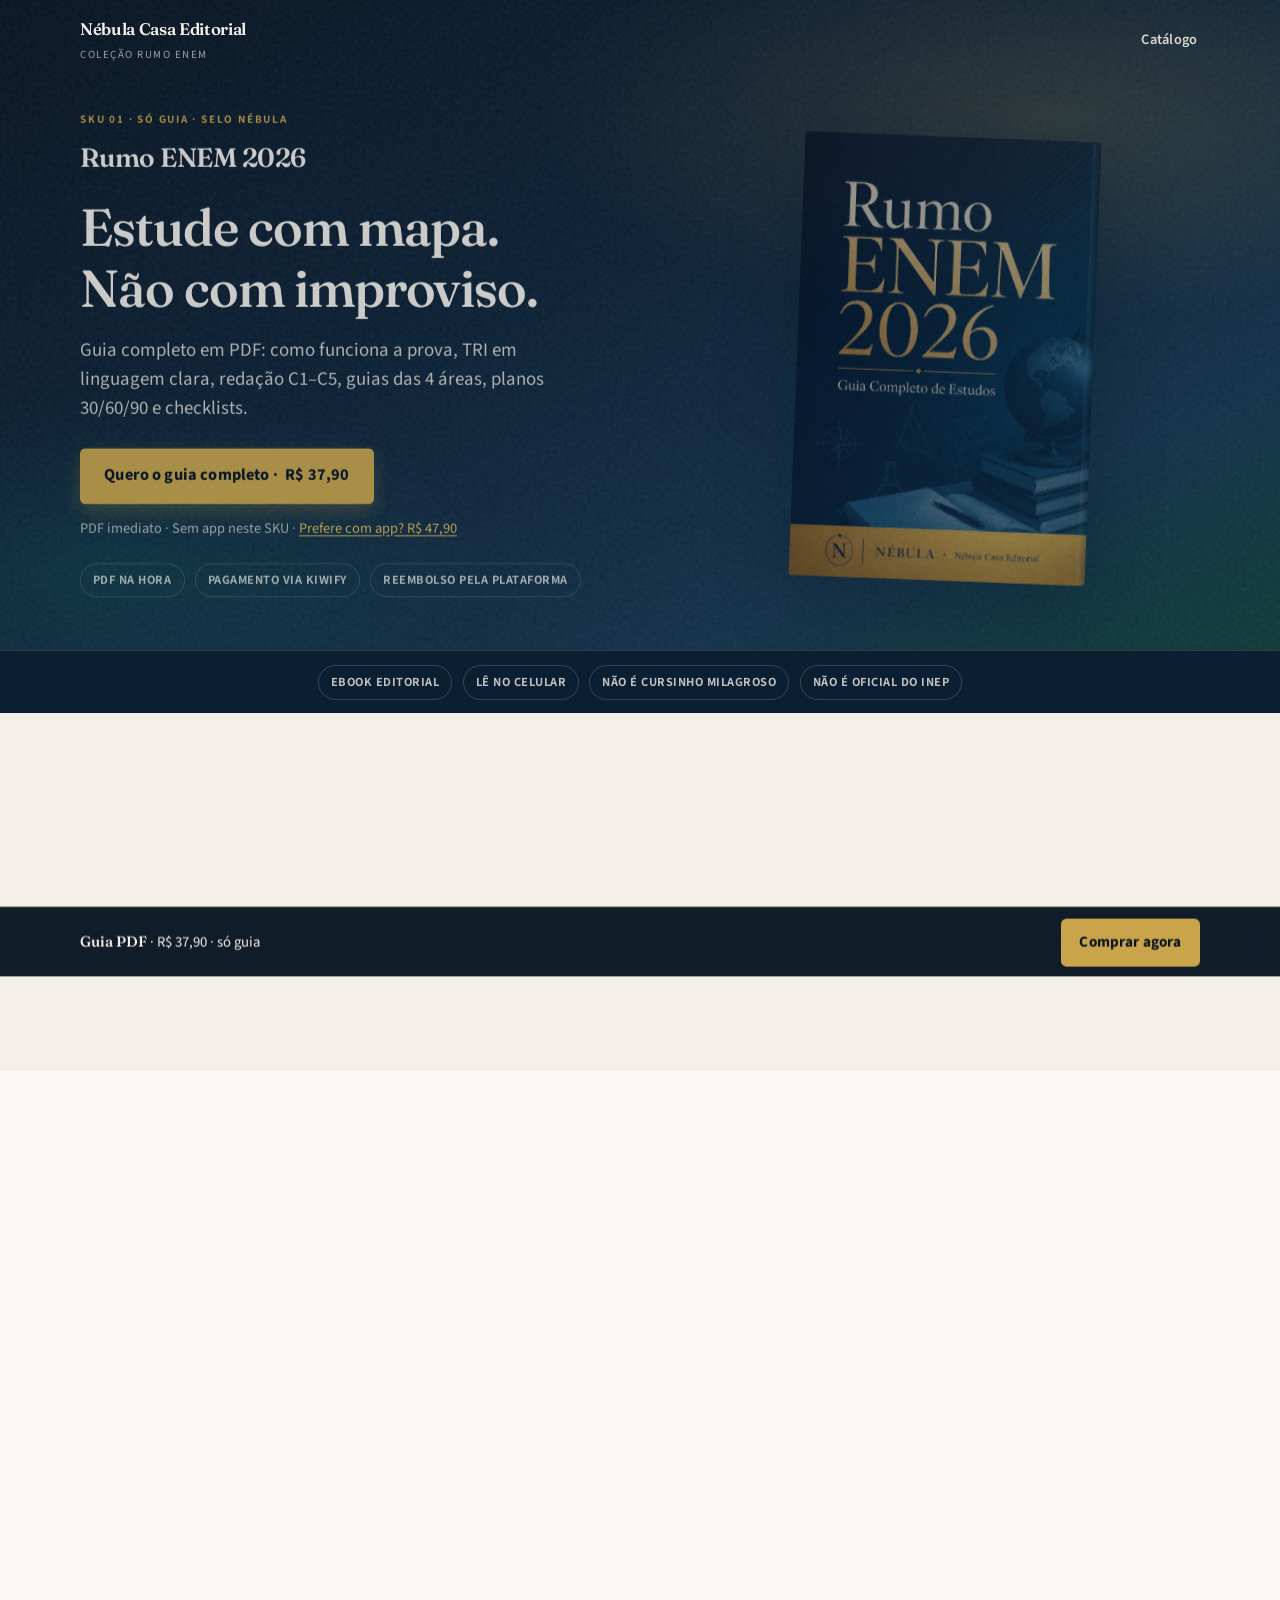
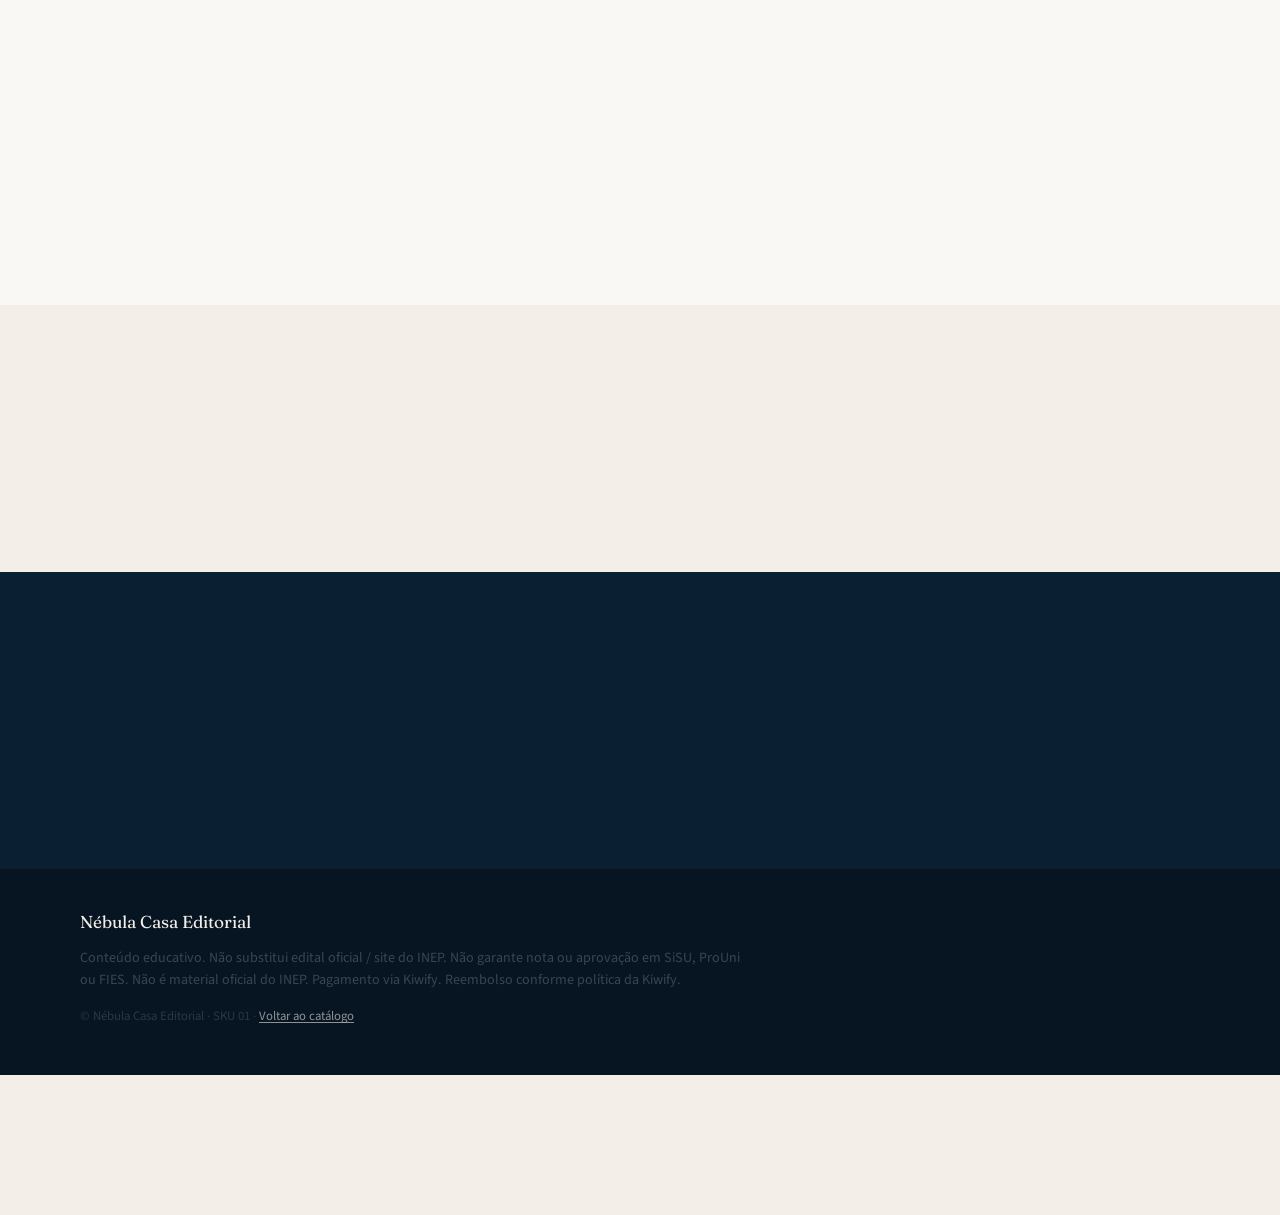
<file: rumo-enem-2026.html>
<!DOCTYPE html>
<html lang="pt-BR">
<head>
  <meta charset="utf-8">
  <meta name="viewport" content="width=device-width, initial-scale=1">
  <meta name="theme-color" content="#0b1f33">
  <title>Rumo ENEM 2026 — Nébula Casa Editorial</title>
  <meta name="description" content="Guia completo ENEM 2026 em PDF. TRI, redação C1–C5, 4 áreas, planos 30/60/90. Nébula Casa Editorial · R$ 37,90.">
  <link rel="canonical" href="01-rumo-enem-guia.html">
  <meta http-equiv="refresh" content="0; url=01-rumo-enem-guia.html">
  <link rel="preconnect" href="https://fonts.googleapis.com">
  <link rel="preconnect" href="https://fonts.gstatic.com" crossorigin>
  <link href="https://fonts.googleapis.com/css2?family=Fraunces:opsz,wght@9..144,500;9..144,600;9..144,700&family=Source+Sans+3:wght@400;600;650;700&display=swap" rel="stylesheet">
  <link rel="stylesheet" href="css/loja.css">
  <!-- CHECKOUT KIWIFY: troque o placeholder pelo URL real. Não use link Hotmart. -->
  <script>
    window.NEBULA_CHECKOUT_KIWIFY = {
      "01": "#cole-seu-link-kiwify-01"
    };
  </script>
</head>
<body class="redirect">
  <div class="container">
    <p class="hero__eyebrow" style="color:#c9a44a">Nébula Casa Editorial</p>
    <h1>Rumo ENEM 2026</h1>
    <p>Esta página moveu para o guia PDF (SKU 01).</p>
    <p><a class="btn-cta" href="01-rumo-enem-guia.html">Ir ao guia · R$&nbsp;37,90</a></p>
    <p><a href="#cole-seu-link-kiwify-01" data-product="01" rel="noopener">Abrir checkout Kiwify</a></p>
  </div>
  <script src="js/kiwify.js"></script>
</body>
</html>
</file>
<file: css/loja.css>
/* Nébula Casa Editorial — Rumo ENEM 2026
   Família editorial (Fraunces + cream) + paleta da capa (navy + ouro) */

:root {
  --navy: #0b1f33;
  --navy-mid: #123048;
  --navy-deep: #071422;
  --gold: #c9a44a;
  --gold-bright: #ddb85c;
  --gold-deep: #a8842e;
  --teal: #0f766e;
  --cream: #f3efe8;
  --cream-dark: #e8e2d6;
  --ink: #121a22;
  --ink-soft: #3a4550;
  --paper: #faf8f4;
  --line: rgba(18, 26, 34, 0.12);
  --line-gold: rgba(201, 164, 74, 0.45);
  --white: #ffffff;
  --font-display: "Fraunces", Georgia, "Times New Roman", serif;
  --font-body: "Source Sans 3", "Source Sans Pro", system-ui, sans-serif;
  --max: 70rem;
  --narrow: 40rem;
  --radius: 0.35rem;
  --shadow-cover: 0 1.6rem 3.2rem rgba(7, 20, 34, 0.42),
    0 0.35rem 0.9rem rgba(7, 20, 34, 0.22);
  --ease: cubic-bezier(0.22, 1, 0.36, 1);
  --sticky-h: 4.75rem;
}

*,
*::before,
*::after {
  box-sizing: border-box;
}

html {
  scroll-behavior: smooth;
}

body {
  margin: 0;
  font-family: var(--font-body);
  font-size: 1.0625rem;
  line-height: 1.65;
  color: var(--ink);
  background: var(--cream);
  -webkit-font-smoothing: antialiased;
  text-rendering: optimizeLegibility;
}

img {
  max-width: 100%;
  height: auto;
  display: block;
}

a {
  color: var(--navy-mid);
  text-underline-offset: 0.15em;
}

a:hover {
  color: var(--gold-deep);
}

a:focus-visible,
button:focus-visible,
summary:focus-visible {
  outline: 2px solid var(--gold);
  outline-offset: 3px;
}

h1,
h2,
h3 {
  font-family: var(--font-display);
  font-weight: 550;
  line-height: 1.18;
  letter-spacing: -0.02em;
  color: var(--ink);
  margin: 0 0 0.75rem;
  text-wrap: balance;
}

h1 {
  font-size: clamp(1.85rem, 6.2vw, 3.25rem);
}

h2 {
  font-size: clamp(1.5rem, 3.4vw, 2.15rem);
}

h3 {
  font-size: 1.2rem;
}

p {
  margin: 0 0 1rem;
  color: var(--ink-soft);
}

.skip-link {
  position: absolute;
  left: 1rem;
  top: -4rem;
  z-index: 100;
  padding: 0.6rem 1rem;
  background: var(--gold);
  color: var(--navy-deep);
  font-weight: 700;
  text-decoration: none;
  border-radius: var(--radius);
}

.skip-link:focus {
  top: 1rem;
}

.container {
  width: min(100% - 2rem, var(--max));
  margin-inline: auto;
}

.container--narrow {
  width: min(100% - 2rem, var(--narrow));
}

/* —— Header —— */
.site-header {
  position: absolute;
  inset: 0 0 auto;
  z-index: 20;
  padding: 1rem 0;
}

.site-header__inner {
  display: flex;
  align-items: center;
  justify-content: space-between;
  gap: 1rem;
}

.brand {
  display: inline-flex;
  flex-direction: column;
  gap: 0.12rem;
  text-decoration: none;
  color: inherit;
  min-width: 0;
}

.brand__name {
  font-family: var(--font-display);
  font-size: 1.05rem;
  font-weight: 600;
  letter-spacing: -0.02em;
  color: var(--cream);
}

.brand__tag {
  font-size: 0.68rem;
  letter-spacing: 0.14em;
  text-transform: uppercase;
  color: rgba(243, 239, 232, 0.62);
}

.nav-link {
  font-size: 0.9rem;
  font-weight: 600;
  color: rgba(243, 239, 232, 0.88);
  text-decoration: none;
  letter-spacing: 0.02em;
  padding: 0.45rem 0.15rem;
  white-space: nowrap;
}

.nav-link:hover {
  color: var(--gold-bright);
}

/* —— Buttons —— */
.btn-cta {
  display: inline-flex;
  align-items: center;
  justify-content: center;
  gap: 0.45rem;
  min-height: 3rem;
  padding: 0.85rem 1.45rem;
  background: var(--gold);
  color: var(--navy-deep);
  font-family: var(--font-body);
  font-size: 1.02rem;
  font-weight: 700;
  letter-spacing: 0.01em;
  text-decoration: none;
  text-align: center;
  border: 1.5px solid transparent;
  border-radius: var(--radius);
  cursor: pointer;
  box-shadow: 0 0.45rem 1.2rem rgba(201, 164, 74, 0.28);
  transition: background 0.2s var(--ease), transform 0.2s var(--ease),
    box-shadow 0.2s var(--ease), color 0.2s var(--ease),
    border-color 0.2s var(--ease);
}

.btn-cta:hover {
  background: var(--gold-bright);
  color: var(--navy-deep);
  transform: translateY(-1px);
}

.btn-cta:active {
  transform: translateY(0);
}

.btn-cta__price {
  font-weight: 700;
  white-space: nowrap;
}

.btn-cta--ghost {
  background: transparent;
  color: var(--cream);
  box-shadow: none;
  border-color: rgba(243, 239, 232, 0.42);
}

.btn-cta--ghost:hover {
  background: rgba(243, 239, 232, 0.08);
  color: var(--cream);
  border-color: var(--gold);
}

.btn-cta--outline {
  background: transparent;
  color: var(--navy);
  box-shadow: none;
  border-color: rgba(11, 31, 51, 0.28);
}

.btn-cta--outline:hover {
  background: var(--navy);
  color: var(--cream);
  border-color: var(--navy);
}

.cta-group {
  display: flex;
  flex-wrap: wrap;
  align-items: center;
  gap: 0.85rem 1.15rem;
  margin-top: 1.5rem;
}

.cta-note {
  font-size: 0.9rem;
  color: rgba(243, 239, 232, 0.72);
  margin: 0;
  max-width: 28rem;
}

.cta-note a {
  color: var(--gold-bright);
}

.section .cta-note {
  color: var(--ink-soft);
}

.section .cta-note a {
  color: var(--navy-mid);
}

/* —— Hero —— */
.hero {
  position: relative;
  display: grid;
  align-items: stretch;
  background: var(--navy-deep);
  color: var(--cream);
  overflow: hidden;
}

.hero__bg {
  position: absolute;
  inset: 0;
  background:
    radial-gradient(ellipse 65% 50% at 82% 18%, rgba(201, 164, 74, 0.16), transparent 62%),
    radial-gradient(ellipse 50% 45% at 8% 88%, rgba(15, 118, 110, 0.18), transparent 60%),
    linear-gradient(155deg, #071422 0%, #0b1f33 42%, #123048 78%, #0d3a38 100%);
  z-index: 0;
}

.hero__texture {
  position: absolute;
  inset: 0;
  opacity: 0.07;
  background-image: url("data:image/svg+xml,%3Csvg viewBox='0 0 200 200' xmlns='http://www.w3.org/2000/svg'%3E%3Cfilter id='n'%3E%3CfeTurbulence type='fractalNoise' baseFrequency='0.85' numOctaves='4' stitchTiles='stitch'/%3E%3C/filter%3E%3Crect width='100%25' height='100%25' filter='url(%23n)'/%3E%3C/svg%3E");
  pointer-events: none;
  z-index: 1;
}

.hero__inner {
  position: relative;
  z-index: 2;
  display: grid;
  grid-template-columns: minmax(0, 1.05fr) minmax(0, 0.95fr);
  gap: 2.25rem 3rem;
  align-items: center;
  width: min(100% - 2rem, var(--max));
  margin: 0 auto;
  padding: 6.75rem 0 3.5rem;
}

.hero__copy {
  max-width: 34rem;
  min-width: 0;
}

.hero__brand {
  font-family: var(--font-display);
  font-size: clamp(1.2rem, 2.4vw, 1.65rem);
  font-weight: 600;
  letter-spacing: -0.02em;
  color: var(--cream);
  margin: 0 0 1.1rem;
}

.hero__eyebrow {
  display: block;
  font-family: var(--font-body);
  font-size: 0.7rem;
  font-weight: 650;
  letter-spacing: 0.16em;
  text-transform: uppercase;
  color: var(--gold);
  margin-bottom: 0.4rem;
}

.hero h1 {
  color: var(--cream);
  margin-bottom: 1rem;
}

.hero__sub {
  font-size: clamp(1.02rem, 2vw, 1.18rem);
  line-height: 1.55;
  color: rgba(243, 239, 232, 0.84);
  margin: 0;
  max-width: 30rem;
}

.hero__visual {
  display: flex;
  justify-content: center;
  align-items: flex-end;
  min-width: 0;
}

.hero--catalog .hero__inner {
  padding-top: 6.5rem;
  padding-bottom: 3.25rem;
}

.hero--catalog .hero__copy {
  max-width: 36rem;
}

/* —— Book object (capa 2:3, sem crop quadrado) —— */
.book {
  position: relative;
  width: min(100%, 18.5rem);
  filter: drop-shadow(0 1.4rem 2.4rem rgba(7, 20, 34, 0.45));
}

.book img {
  width: 100%;
  aspect-ratio: 2 / 3;
  object-fit: cover;
  object-position: center top;
  border-radius: 0.12rem 0.32rem 0.32rem 0.12rem;
  background: var(--navy-mid);
}

.book::after {
  content: "";
  position: absolute;
  inset: 0.5% 0 0.5% auto;
  width: 2.6%;
  border-radius: 0 0.28rem 0.28rem 0;
  background: linear-gradient(
    90deg,
    rgba(255, 255, 255, 0.08),
    rgba(0, 0, 0, 0.22)
  );
  pointer-events: none;
}

.book--tilt {
  transform: rotate(2.2deg);
}

.book-stack {
  position: relative;
  width: min(100%, 22rem);
  height: min(72vw, 26rem);
  max-height: 28rem;
}

.book-stack .book {
  position: absolute;
  width: 58%;
  bottom: 0;
}

.book-stack .book--back {
  left: 0;
  transform: rotate(-8deg);
  z-index: 1;
  opacity: 0.92;
}

.book-stack .book--front {
  right: 0;
  width: 64%;
  transform: rotate(5deg);
  z-index: 2;
}

.book-badge {
  position: absolute;
  top: 0.85rem;
  right: -0.35rem;
  z-index: 3;
  background: var(--gold);
  color: var(--navy-deep);
  font-size: 0.68rem;
  font-weight: 700;
  letter-spacing: 0.08em;
  text-transform: uppercase;
  padding: 0.38rem 0.55rem;
  border-radius: 0.2rem;
  box-shadow: 0 0.35rem 0.8rem rgba(7, 20, 34, 0.25);
}

/* —— Trust row —— */
.trust-row {
  display: flex;
  flex-wrap: wrap;
  gap: 0.5rem 0.65rem;
  list-style: none;
  margin: 1.35rem 0 0;
  padding: 0;
}

.trust-row li {
  font-size: 0.78rem;
  font-weight: 650;
  letter-spacing: 0.04em;
  text-transform: uppercase;
  color: rgba(243, 239, 232, 0.78);
  border: 1px solid rgba(243, 239, 232, 0.18);
  border-radius: 99px;
  padding: 0.38rem 0.75rem;
}

.trust-bar {
  background: var(--navy);
  border-top: 1px solid rgba(201, 164, 74, 0.22);
  padding: 0.85rem 0;
}

.trust-bar .trust-row {
  margin: 0;
  justify-content: center;
}

/* —— Sections —— */
.section {
  padding: 4rem 0;
}

.section--cream {
  background: var(--cream);
}

.section--paper {
  background: var(--paper);
}

.section--deep {
  background: var(--navy);
  color: var(--cream);
}

.section--deep h2,
.section--deep h3 {
  color: var(--cream);
}

.section--deep p {
  color: rgba(243, 239, 232, 0.8);
}

.section__label {
  display: block;
  font-size: 0.72rem;
  font-weight: 700;
  letter-spacing: 0.14em;
  text-transform: uppercase;
  color: var(--gold-deep);
  margin-bottom: 0.7rem;
}

.section--deep .section__label {
  color: var(--gold);
}

.lead {
  font-size: 1.18rem;
  line-height: 1.55;
  color: var(--ink);
  max-width: 34rem;
}

.split {
  display: grid;
  grid-template-columns: minmax(0, 0.9fr) minmax(0, 1.1fr);
  gap: 2.25rem 3.25rem;
  align-items: start;
}

.learn-list {
  list-style: none;
  margin: 0;
  padding: 0;
  counter-reset: learn;
}

.learn-list li {
  position: relative;
  padding: 1.05rem 0 1.05rem 3.15rem;
  border-top: 1px solid var(--line);
  color: var(--ink-soft);
}

.learn-list li:last-child {
  border-bottom: 1px solid var(--line);
}

.learn-list li::before {
  counter-increment: learn;
  content: counter(learn, decimal-leading-zero);
  position: absolute;
  left: 0;
  top: 1.1rem;
  font-family: var(--font-display);
  font-size: 1rem;
  font-weight: 600;
  color: var(--gold-deep);
}

.learn-list strong {
  display: block;
  font-family: var(--font-display);
  font-size: 1.12rem;
  font-weight: 550;
  color: var(--ink);
  margin-bottom: 0.15rem;
}

.receive-list {
  list-style: none;
  margin: 1.25rem 0 0;
  padding: 0;
}

.receive-list li {
  position: relative;
  padding: 0.7rem 0 0.7rem 1.55rem;
  color: var(--ink-soft);
  border-bottom: 1px solid var(--line);
}

.receive-list li:first-child {
  border-top: 1px solid var(--line);
}

.receive-list li::before {
  content: "";
  position: absolute;
  left: 0;
  top: 1.15rem;
  width: 0.5rem;
  height: 0.5rem;
  background: var(--gold);
  border-radius: 1px;
  transform: rotate(45deg);
}

.audience {
  display: grid;
  grid-template-columns: 1fr 1fr;
  gap: 1.5rem 2rem;
}

.audience__col {
  background: var(--white);
  border: 1px solid var(--line);
  border-radius: 0.5rem;
  padding: 1.35rem 1.35rem 0.85rem;
}

.audience__col h3 {
  margin-bottom: 0.85rem;
}

.audience__col ul {
  margin: 0;
  padding: 0;
  list-style: none;
}

.audience__col li {
  position: relative;
  padding: 0.6rem 0 0.6rem 1.35rem;
  color: var(--ink-soft);
  border-top: 1px solid var(--line);
}

.audience__col li:last-child {
  border-bottom: none;
}

.audience__col--yes li::before {
  content: "";
  position: absolute;
  left: 0;
  top: 1.05rem;
  width: 0.55rem;
  height: 0.2rem;
  background: var(--teal);
}

.audience__col--no li::before {
  content: "";
  position: absolute;
  left: 0;
  top: 1.05rem;
  width: 0.55rem;
  height: 0.2rem;
  background: rgba(18, 26, 34, 0.28);
}

.brand-block {
  max-width: 36rem;
}

.brand-block p:last-child {
  margin-bottom: 0;
}

/* —— FAQ —— */
.faq-list {
  display: grid;
  gap: 0.65rem;
  margin-top: 1.35rem;
}

.faq {
  background: var(--white);
  border: 1px solid var(--line);
  border-radius: 0.45rem;
  padding: 0;
}

.faq summary {
  cursor: pointer;
  list-style: none;
  font-weight: 700;
  color: var(--ink);
  padding: 1rem 1.15rem;
  display: flex;
  align-items: center;
  justify-content: space-between;
  gap: 1rem;
}

.faq summary::-webkit-details-marker {
  display: none;
}

.faq summary::after {
  content: "+";
  font-family: var(--font-display);
  font-weight: 500;
  font-size: 1.35rem;
  color: var(--gold-deep);
  line-height: 1;
}

.faq[open] summary::after {
  content: "–";
}

.faq p {
  margin: 0;
  padding: 0 1.15rem 1.1rem;
  color: var(--ink-soft);
}

/* —— Guarantee —— */
.guarantee {
  display: grid;
  grid-template-columns: auto 1fr;
  gap: 1.15rem 1.35rem;
  align-items: start;
  max-width: 40rem;
}

.guarantee__mark {
  width: 3.1rem;
  height: 3.1rem;
  border: 1.5px solid var(--gold);
  border-radius: 50%;
  display: grid;
  place-items: center;
  font-family: var(--font-display);
  font-size: 1.05rem;
  font-weight: 600;
  color: var(--gold-deep);
  flex-shrink: 0;
}

.guarantee p:last-child {
  margin-bottom: 0;
}

/* —— Compare —— */
.compare {
  display: grid;
  grid-template-columns: 1.2fr 1fr 1fr;
  gap: 0;
  border: 1px solid var(--line);
  border-radius: 0.55rem;
  overflow: hidden;
  background: var(--white);
}

.compare__cell {
  padding: 0.95rem 1.1rem;
  border-bottom: 1px solid var(--line);
  color: var(--ink-soft);
  font-size: 0.98rem;
}

.compare__head {
  font-family: var(--font-display);
  font-weight: 550;
  color: var(--ink);
  background: var(--paper);
  font-size: 1.02rem;
}

.compare__feat {
  font-weight: 650;
  color: var(--ink);
}

.compare__cell--hl {
  background: rgba(201, 164, 74, 0.1);
}

.compare__price {
  font-weight: 700;
  color: var(--ink);
}

.compare__cta {
  border-bottom: none;
  display: flex;
  align-items: stretch;
}

.compare__cta .btn-cta {
  width: 100%;
  min-height: 2.75rem;
  padding: 0.7rem 0.85rem;
  font-size: 0.95rem;
}

/* —— Final CTA —— */
.final-cta {
  text-align: center;
  padding: 4.25rem 0;
}

.final-cta h2 {
  color: var(--cream);
  margin-bottom: 0.75rem;
}

.final-cta p {
  color: rgba(243, 239, 232, 0.78);
  max-width: 30rem;
  margin-inline: auto;
  margin-bottom: 1.5rem;
}

.final-cta .cta-group {
  justify-content: center;
}

/* —— Sticky bar —— */
.sticky-cta {
  position: fixed;
  bottom: 0;
  left: 0;
  right: 0;
  z-index: 40;
  background: rgba(7, 20, 34, 0.96);
  backdrop-filter: blur(12px);
  border-top: 1px solid rgba(201, 164, 74, 0.28);
  padding: 0.65rem 0 calc(0.65rem + env(safe-area-inset-bottom));
  transform: translateY(110%);
  transition: transform 0.35s var(--ease);
}

.sticky-cta.is-visible {
  transform: translateY(0);
}

.sticky-cta__inner {
  display: flex;
  align-items: center;
  justify-content: space-between;
  gap: 0.75rem 1rem;
  width: min(100% - 1.5rem, var(--max));
  margin-inline: auto;
}

.sticky-cta__text {
  color: var(--cream);
  font-size: 0.92rem;
  margin: 0;
  min-width: 0;
}

.sticky-cta__text strong {
  font-family: var(--font-display);
  font-weight: 550;
}

.sticky-cta .btn-cta {
  flex: 0 0 auto;
  padding: 0.65rem 1.1rem;
  font-size: 0.95rem;
  white-space: nowrap;
  min-height: 2.75rem;
  width: auto;
  box-shadow: none;
}

body.has-sticky-cta {
  padding-bottom: calc(var(--sticky-h) + env(safe-area-inset-bottom, 0px));
}

/* —— Catalog —— */
.catalog {
  padding: 3.25rem 0 4.5rem;
}

.catalog__intro {
  max-width: 34rem;
  margin-bottom: 2.5rem;
}

.product-grid {
  display: grid;
  grid-template-columns: repeat(2, minmax(0, 1fr));
  gap: 1.75rem;
}

.product-card {
  display: flex;
  flex-direction: column;
  text-decoration: none;
  color: inherit;
  background: var(--white);
  border: 1px solid var(--line);
  border-radius: 0.55rem;
  overflow: hidden;
  min-height: 100%;
  transition: transform 0.35s var(--ease), box-shadow 0.35s var(--ease),
    border-color 0.35s var(--ease);
}

.product-card:hover {
  transform: translateY(-4px);
  box-shadow: 0 1.1rem 2.4rem rgba(11, 31, 51, 0.1);
  border-color: rgba(201, 164, 74, 0.45);
  color: inherit;
}

.product-card__stage {
  position: relative;
  background:
    radial-gradient(ellipse 70% 50% at 50% 0%, rgba(201, 164, 74, 0.14), transparent 70%),
    linear-gradient(180deg, #0b1f33 0%, #123048 100%);
  padding: 1.35rem 1.35rem 0;
  display: flex;
  justify-content: center;
}

.product-card__stage .book {
  width: min(72%, 13.5rem);
  filter: none;
}

.product-card__stage img {
  border-bottom-left-radius: 0;
  border-bottom-right-radius: 0;
  box-shadow: var(--shadow-cover);
}

.product-card__body {
  padding: 1.25rem 1.25rem 1.35rem;
  display: flex;
  flex-direction: column;
  flex: 1;
}

.product-card__meta {
  font-size: 0.7rem;
  font-weight: 700;
  letter-spacing: 0.12em;
  text-transform: uppercase;
  color: var(--gold-deep);
  margin-bottom: 0.4rem;
}

.product-card h3 {
  font-size: 1.28rem;
  margin-bottom: 0.4rem;
}

.product-card:hover h3 {
  color: var(--navy-mid);
}

.product-card__desc {
  font-size: 0.98rem;
  color: var(--ink-soft);
  margin: 0 0 1rem;
  flex: 1;
}

.product-card__foot {
  display: flex;
  align-items: center;
  justify-content: space-between;
  gap: 0.75rem;
}

.product-card__price {
  font-weight: 700;
  color: var(--ink);
  font-size: 1.15rem;
}

.product-card__cta {
  font-size: 0.88rem;
  font-weight: 700;
  color: var(--navy);
}

.compare-wrap {
  margin-top: 3.25rem;
}

.compare-wrap .section__label {
  margin-bottom: 0.5rem;
}

.compare-wrap h2 {
  margin-bottom: 1.25rem;
}

/* —— Footer —— */
.site-footer {
  padding: 2.5rem 0 3rem;
  background: var(--navy-deep);
  color: rgba(243, 239, 232, 0.55);
  font-size: 0.88rem;
  line-height: 1.55;
}

.site-footer a {
  color: rgba(243, 239, 232, 0.82);
}

.site-footer__brand {
  font-family: var(--font-display);
  font-size: 1.08rem;
  color: var(--cream);
  margin-bottom: 0.75rem;
}

.site-footer__legal {
  max-width: 42rem;
  margin: 0 0 1rem;
}

.site-footer__copy {
  margin: 0;
  font-size: 0.8rem;
  opacity: 0.7;
}

/* —— Redirect page —— */
.redirect {
  min-height: 100dvh;
  display: grid;
  place-items: center;
  padding: 2rem 1rem;
  background: var(--navy);
  color: var(--cream);
  text-align: center;
}

.redirect a {
  color: var(--gold-bright);
}

/* —— Motion —— */
.reveal {
  opacity: 0;
  transform: translateY(1.1rem);
  transition: opacity 0.7s var(--ease), transform 0.7s var(--ease);
}

.reveal.is-in {
  opacity: 1;
  transform: none;
}

.hero__copy,
.hero__visual {
  animation: fade-up 0.9s var(--ease) both;
}

.hero__visual {
  animation-delay: 0.12s;
}

@keyframes fade-up {
  from {
    opacity: 0;
    transform: translateY(1.15rem);
  }
  to {
    opacity: 1;
    transform: none;
  }
}

@media (prefers-reduced-motion: reduce) {
  html {
    scroll-behavior: auto;
  }

  .reveal,
  .hero__copy,
  .hero__visual,
  .product-card,
  .btn-cta,
  .sticky-cta {
    animation: none !important;
    transition: none !important;
  }

  .reveal {
    opacity: 1;
    transform: none;
  }

  .book--tilt,
  .book-stack .book--back,
  .book-stack .book--front {
    transform: none;
  }
}

/* —— Responsive —— */
@media (max-width: 900px) {
  .hero__inner {
    grid-template-columns: 1fr;
    padding: 5.75rem 0 2.75rem;
    gap: 1.75rem;
  }

  .hero__visual {
    order: -1;
  }

  .book,
  .book--tilt {
    width: min(58vw, 15.5rem);
    transform: none;
  }

  .book-stack {
    height: min(64vw, 22rem);
    margin-inline: auto;
  }

  .split,
  .audience,
  .product-grid {
    grid-template-columns: 1fr;
  }

  .compare {
    grid-template-columns: 1fr 1fr;
  }

  .compare__feat {
    grid-column: 1 / -1;
    background: var(--paper);
    padding-bottom: 0.45rem;
    border-bottom: none;
  }

  .compare__cell:nth-child(3n + 1).compare__head,
  .compare__cta:empty {
    display: none;
  }

  .sticky-cta__text span {
    display: none;
  }
}

@media (max-width: 520px) {
  .container,
  .container--narrow {
    width: min(100% - 1.5rem, var(--max));
  }

  .brand__name {
    font-size: 0.98rem;
  }

  .section {
    padding: 3.15rem 0;
  }

  .cta-group {
    flex-direction: column;
    align-items: stretch;
  }

  .btn-cta {
    width: 100%;
  }

  .sticky-cta .btn-cta {
    width: auto;
    max-width: 58%;
  }

  .trust-row li {
    font-size: 0.7rem;
    letter-spacing: 0.02em;
  }

  .audience__col {
    padding: 1.1rem 1.05rem 0.7rem;
  }

  .product-card__stage .book {
    width: min(58%, 12.5rem);
  }
}
</file>
